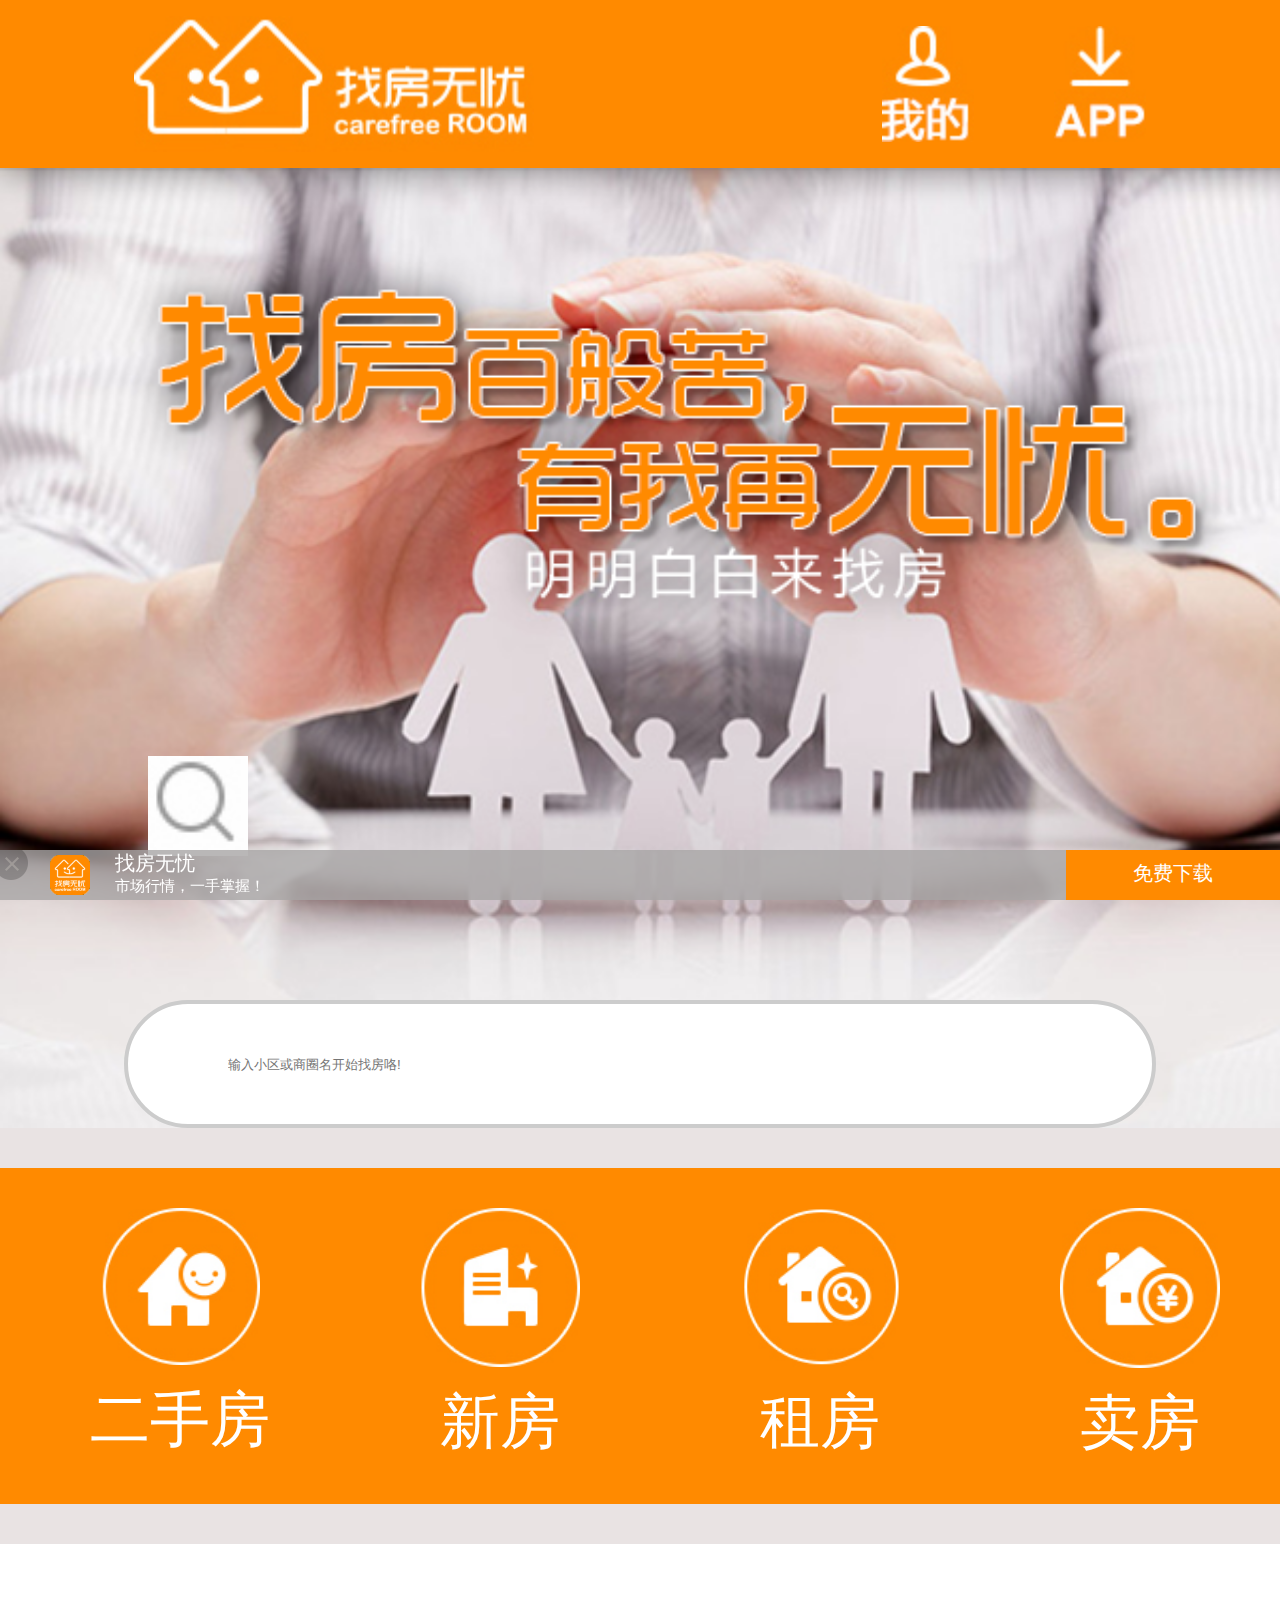
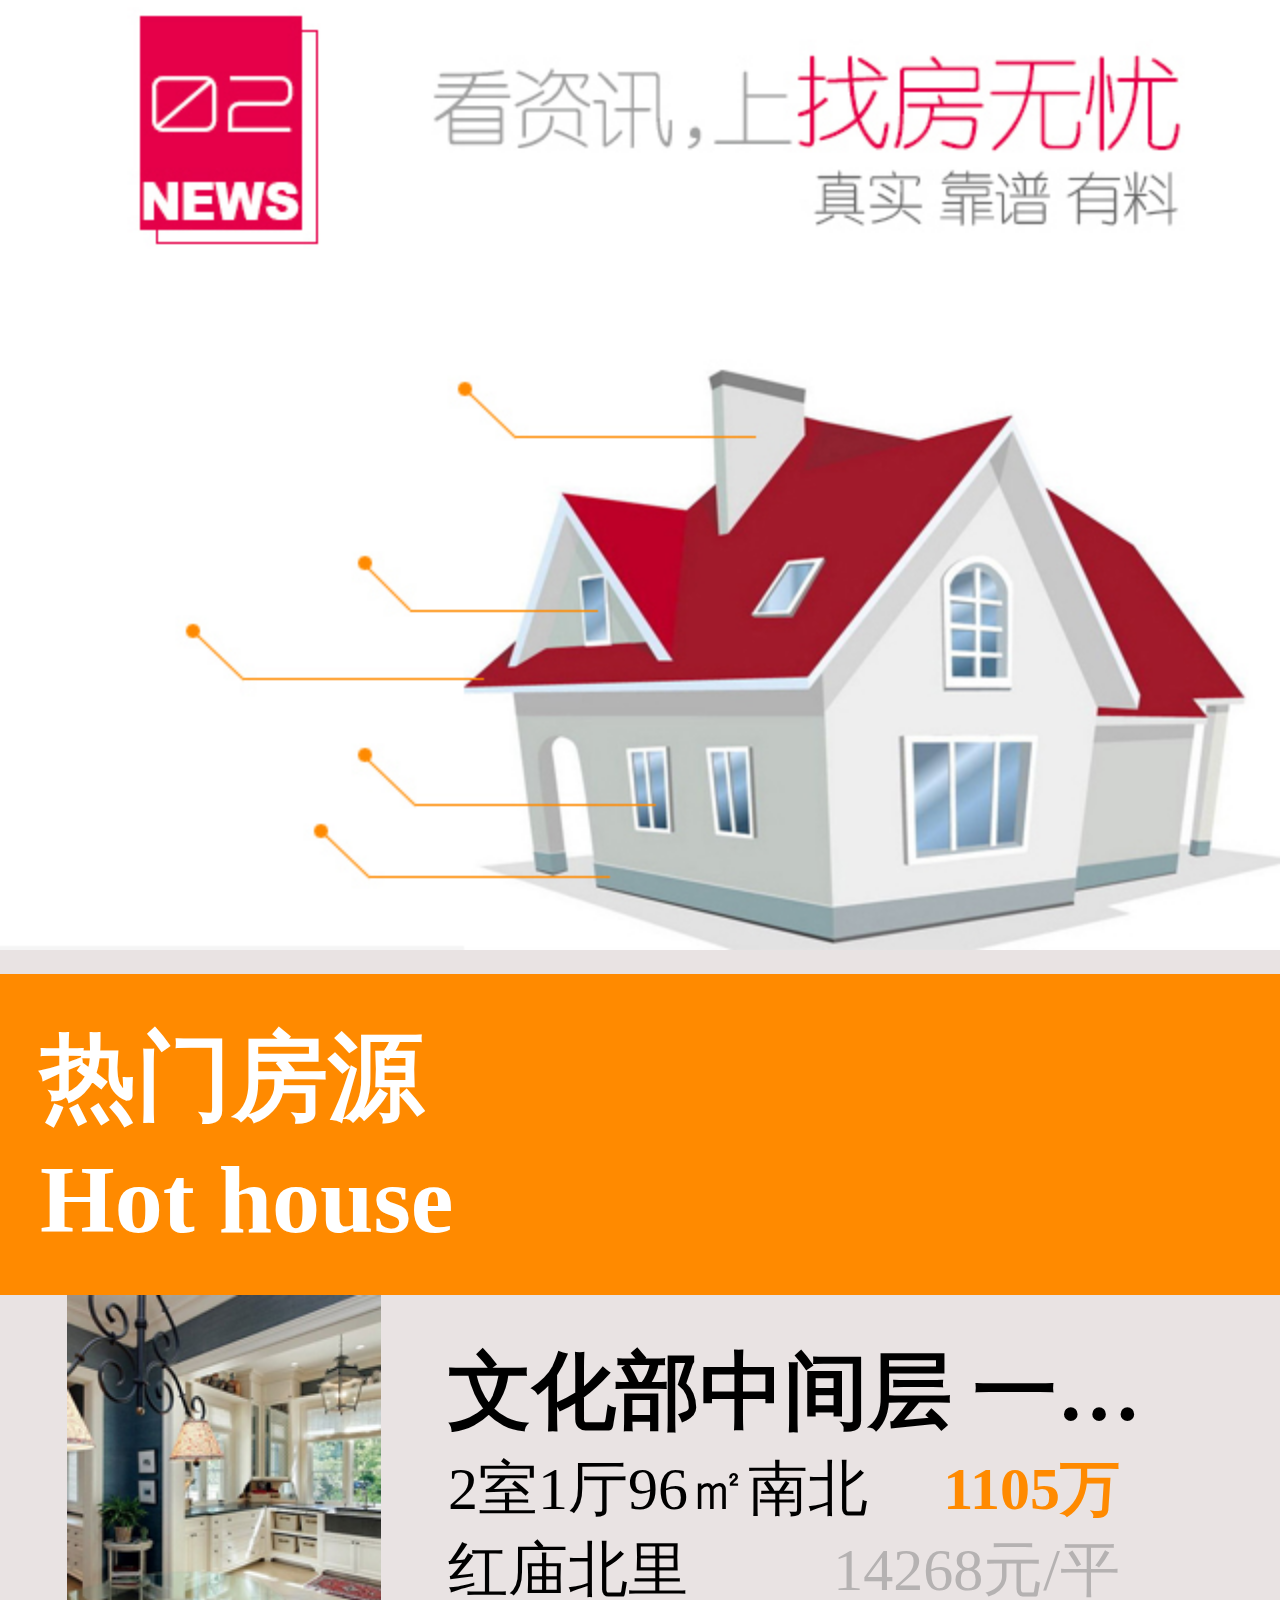
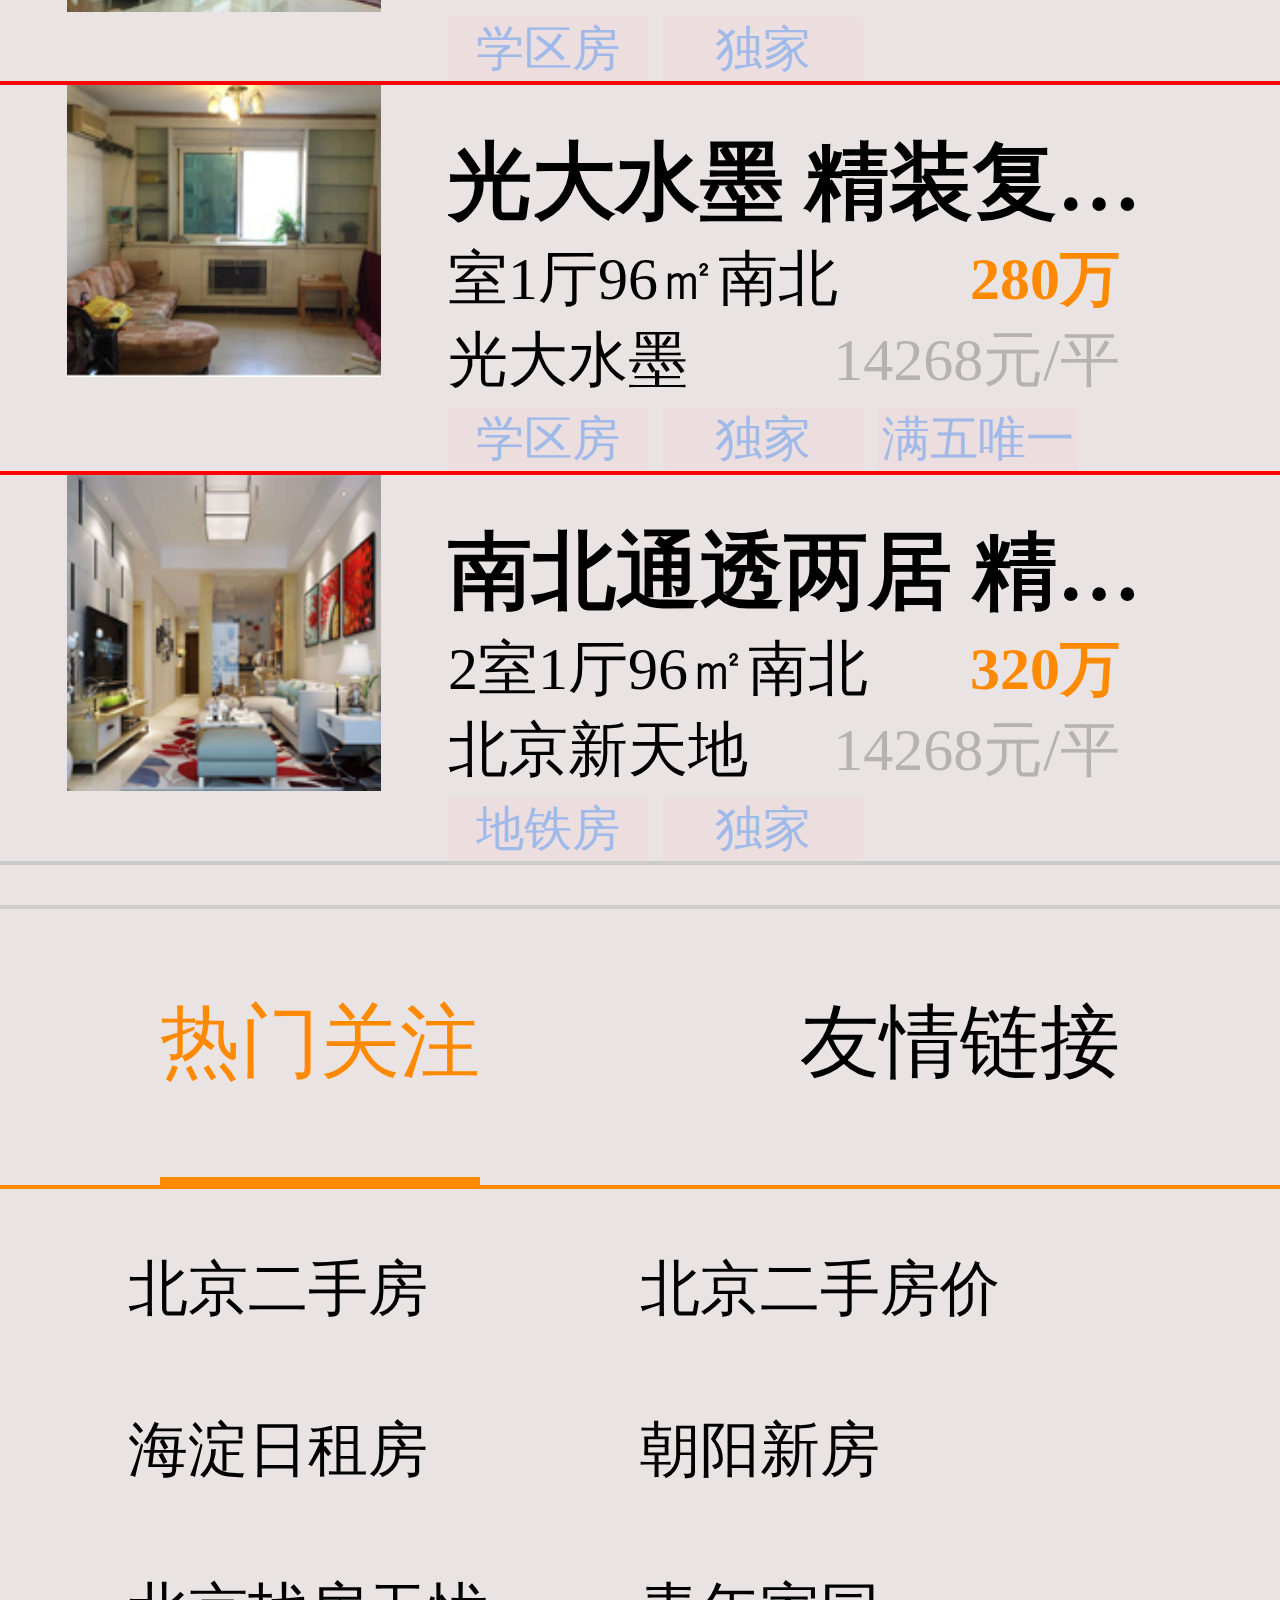
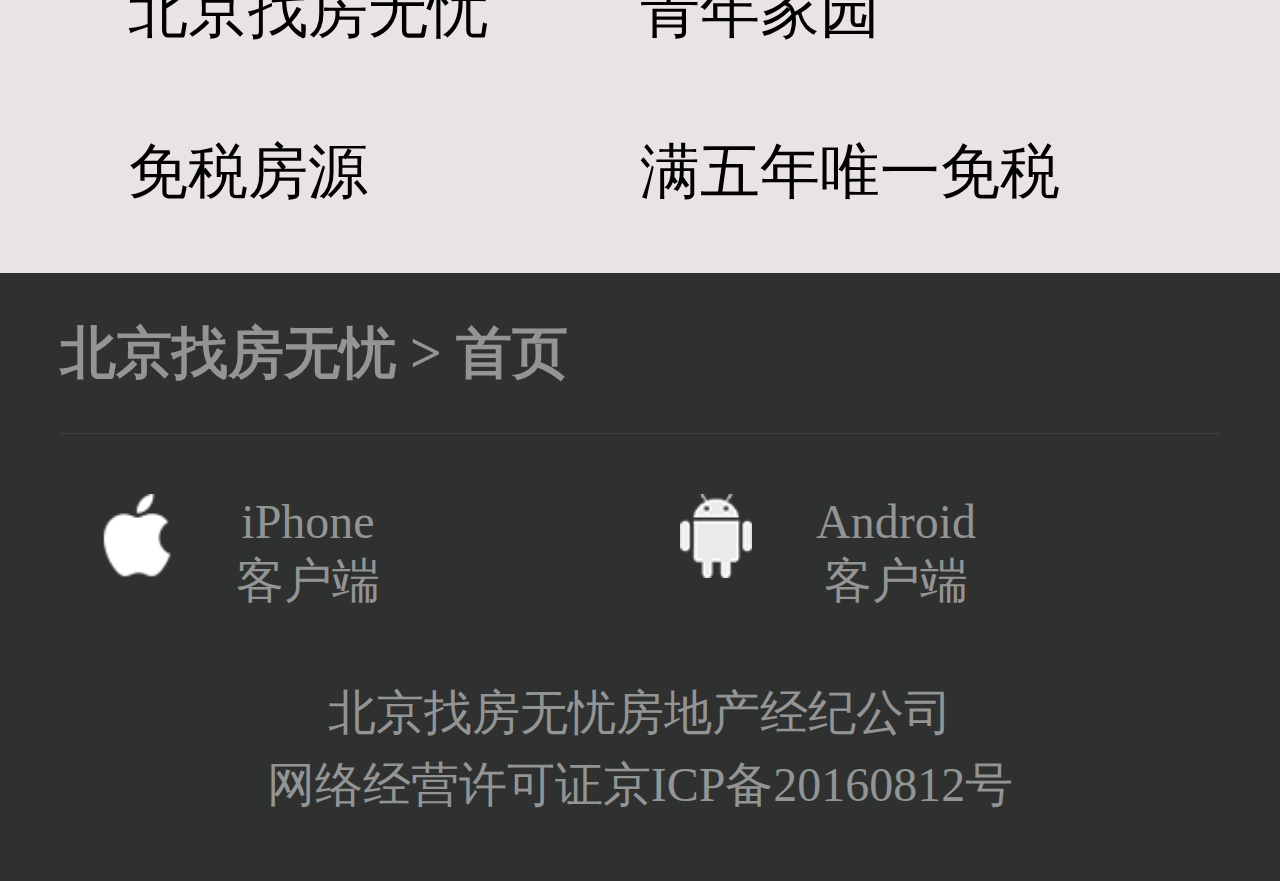
<file: 练习1：找房无忧/index.html>
<!DOCTYPE html>
<html lang="en">
<head>
    <meta charset="UTF-8">
    <meta name="viewport" content="width=device-width, initial-scale=1.0">
    <meta http-equiv="X-UA-Compatible" content="ie=edge">
    <title>明明明</title>
    <link rel="stylesheet" href="./css/index.css">
    <link rel="stylesheet" href="./css/reset.css">
    <link rel="stylesheet" href="./css/sucai.css">
    <link rel="stylesheet" href="./css/shouye.css">
</head>
<body>
      <!--头部-->
<header>
        <h1><a href="#"><img src="./素材/image/index/logo.jpg" alt=""/></a></h1>
    
        <div class="icon">
            <a href="#"><img src="./素材/image/index/my.jpg" alt=""/></a>
            <a href="#"><img src="./素材/image/index/xiazai.jpg" alt=""/></a>
        </div>
    </header>
        <!-- 中心 -->
    <div class="tu">
        <div class="quan">
            <span><img src="./素材/image/index/seach.jpg" alt=""></span>
            <input class="tu_" type="text" placeholder="输入小区或商圈名开始找房咯!">
        </div>
    </div>
    <div class="ul_">
        <ul>
            <li>
                <img src="./素材/image/index/index_03.png " alt="">
                <p>二手房</p>
            </li>
            <li>
                    <img src="./素材/image/index/index_05.png" alt="">
                    <p>新房</p>
                </li>
                <li>
                        <img src="./素材/image/index/index_07.png" alt="">
                        <p>租房</p>
                    </li>
                    <li>
                            <img src="./素材/image/index/index_09.png" alt="">
                            <p>卖房</p>
                        </li>
        </ul>
    </div>
    <div class="tu_tu">
        <img src="./素材/image/index/banner2.png" alt="">
    </div>
    <div class="remen">
        <div class="biao_h">
            <p class="p_">热门房源</p>
            <p class="p_">Hot house</p>
        </div>
        <div class="main_">
                <ul>
                    <li>
                       <div class="left_">
                            <img src="./素材/image/index/img2.png " alt="">
                        </div>
                        <div class="right_">
                            <h1>文化部中间层 一层带阁楼</h1>
                            <p id="one"> <span>2室1厅96㎡南北</span>  <span>1105万</span> </p>
                            <p id="two">红庙北里 <span></span>  <span>14268元/平</span> </p>
                            <p id="three"> <span>学区房</span> <span>独家</span> </p>
                        </div>
                    </li>
                    <li>
                        <div class="left_">
                            <img src="./素材/image/index/img1.jpg" alt="">
                        </div>
                        <div class="right_">
                            <h1>光大水墨  精装复式 稀缺</h1>
                            <p id="one"> <span>室1厅96㎡南北 </span>  <span>280万</span> </p>
                            <p id="two">光大水墨<span></span>  <span>14268元/平</span> </p>
                            <p id="three"> <span>学区房</span> <span>独家</span> <span>满五唯一</span> </p>
                        </div>
                    </li>
                    <li>
                        <div class="left_">
                            <img src="./素材/image/index/img3.png" alt="">
                        </div>
                        <div class="right_">
                            <h1>南北通透两居  精装修 无</h1>
                            <p id="one"> <span>2室1厅96㎡南北 </span>  <span>320万</span> </p>
                            <p id="two">北京新天地 <span></span>  <span>14268元/平</span> </p>
                            <p id="three"> <span>地铁房</span> <span>独家</span> </p>
                        </div>
                    </li>
                </ul>
            </div>
    </div>
    <div class="youqing">
        <div class="s">
            <p> 热门关注</p>
            <p> 友情链接</p>
        </div>
        <ul>
            <li>北京二手房</li>
            <li>北京二手房价</li>
            <li>海淀日租房</li>
            <li>朝阳新房</li>
            <li>北京找房无忧</li>
            <li>青年家园</li>
            <li>免税房源</li>
            <li>满五年唯一免税</li>
        </ul>
    </div>
<!-- 广告 -->
<div class="gg">
    <div class="lef">
       <img id="close" src="./素材/image/index/close.png" alt="">
       <img src="./素材/image/index/download.png" alt="">
       <div class="bb">
           <p>找房无忧</p>
           <p>市场行情，一手掌握！</p>
       </div>
    </div>
    <div class="rig">
        免费下载
    </div>
</div>

       <!--版权底部-->
    <footer class="copyright">
            <h2>北京找房无忧 > 首页</h2>
            <div class="content">
                <ul>
                    <li>
                        <img src="./素材/image/index/apple.png" alt=""/>
                        <div>
                            <p>iPhone</p>
                            <p>客户端</p>
                        </div>
                    </li>
                    <li>
                        <img src="./素材/image/index/android.png" alt=""/>
                        <div>
                            <p>Android</p>
                            <p>客户端</p>
                        </div>
                    </li>
                </ul>
                <div class="text">
                    <p>北京找房无忧房地产经纪公司</p>
                    <p>网络经营许可证京ICP备20160812号</p>
                </div>
            </div>
        </footer>
    </body>
<script src="./素材/js/rem.js"></script>
<script src="./素材/js/zepto.js"></script>
<script>
    // var close=document.getElementById('close');
    // var gg=document.getElementsByClassName('gg')[0];
    // close.onclick=function(){
    //     gg.style.display='none';
    // }
    $('#close').tap(function(){
        $('.gg').css('display','none')
    })
    $('.ul_ ul li').click(function(){
        $(this).css('background','#ccc')
        window.location.href="./liebiao.html"
    })
    $('.main_ ul li').click(function(){
        $(this).css('background','#ccc')
        window.location.href="./xiangqing.html"
    })
    $('.icon a').click(function(){
        $(this).css('background','#ccc')
        window.location.href="./wode.html"
    })
</script>
</html>
</file>
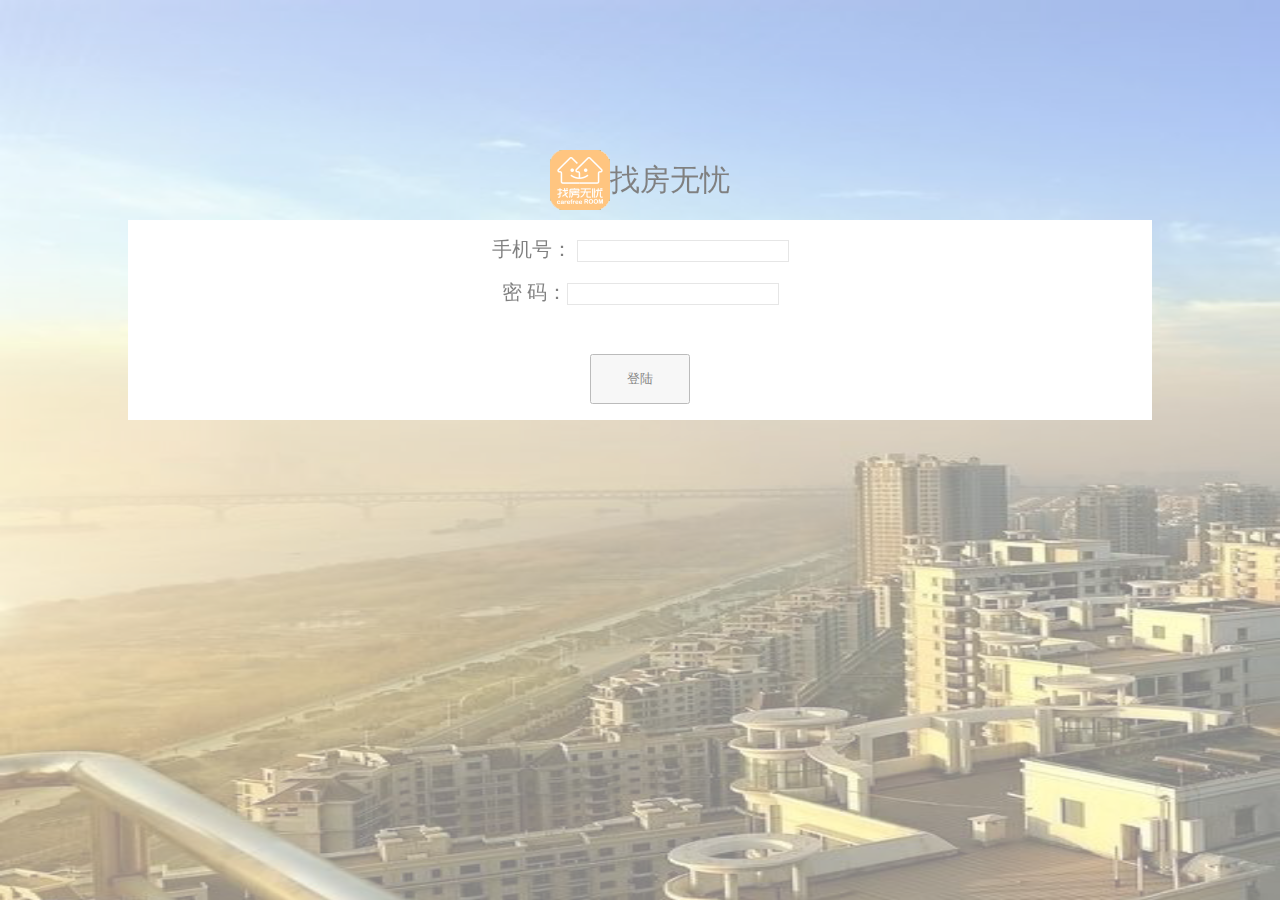
<file: 练习1：找房无忧/denglu.html>
<!DOCTYPE html>
<html lang="en">
<head>
    <meta charset="UTF-8">
    <meta name="viewport" content="width=device-width, initial-scale=1.0">
    <meta http-equiv="X-UA-Compatible" content="ie=edge">
    <title>Document</title>
</head>
<style>
*{
    margin: 0;padding: 0;
}
.body,html{
    height: 100%;
    opacity: .5;
    background: url(./timg.jpg);
    background-size: 200% 100%;
}
.box{
    height: 200px;
    margin: 10px auto;
    font-size: 20px;
    width: 80%;
    background-color: #fff;
    text-align: center;
}
input{
    border: 1px solid #ccc;
    width: 210px;
    height: 20px;
    margin-top: 20px;
}
button{
    position: relative;
    top:-20px;
    width: 100px;
    height: 50px;
}
.logo{
    margin-top: 150px;
    display: flex;
    justify-content: center;
    align-items: center;
    font-size: 30px;
}
</style>
<body>
    <div class="logo">
        <img src="./素材/image/index/download.png" alt="">
        <span>找房无忧</span>
    </div>
    <div class="box">
        <div class="box1">
            <p> <span>手机号：</span> <input class="one" type="text"> </p>
            <p> <span>密&nbsp;码：</span><input class="two" type="password"></p>
            <br>
            <br>
            <br>
            <button class="btn">登陆</button>
        </div>
    </div>
</body>

<script src="./素材/js/zepto.js"></script>
<script src="./素材/js/rem.js"></script>
<script>
    $('.btn').tap(function(){
        
    // $.ajax({
    //     url:'https://https://www.apiopen.top/login',
    //     type:'GET',
    //     dataType:'json',
    //     data:{
    //         key:'00d91e8e0cca2b76f515926a36db68f5',
    //         iphone:$('.one').val(),
    //         passwd:$('.two').val()
    //     },
    //     success:function(date){
    //         console.log(date)
    //     },
    //     error:function(){
            
    //     }
        
    // })
    })
</script>
</html>
</file>
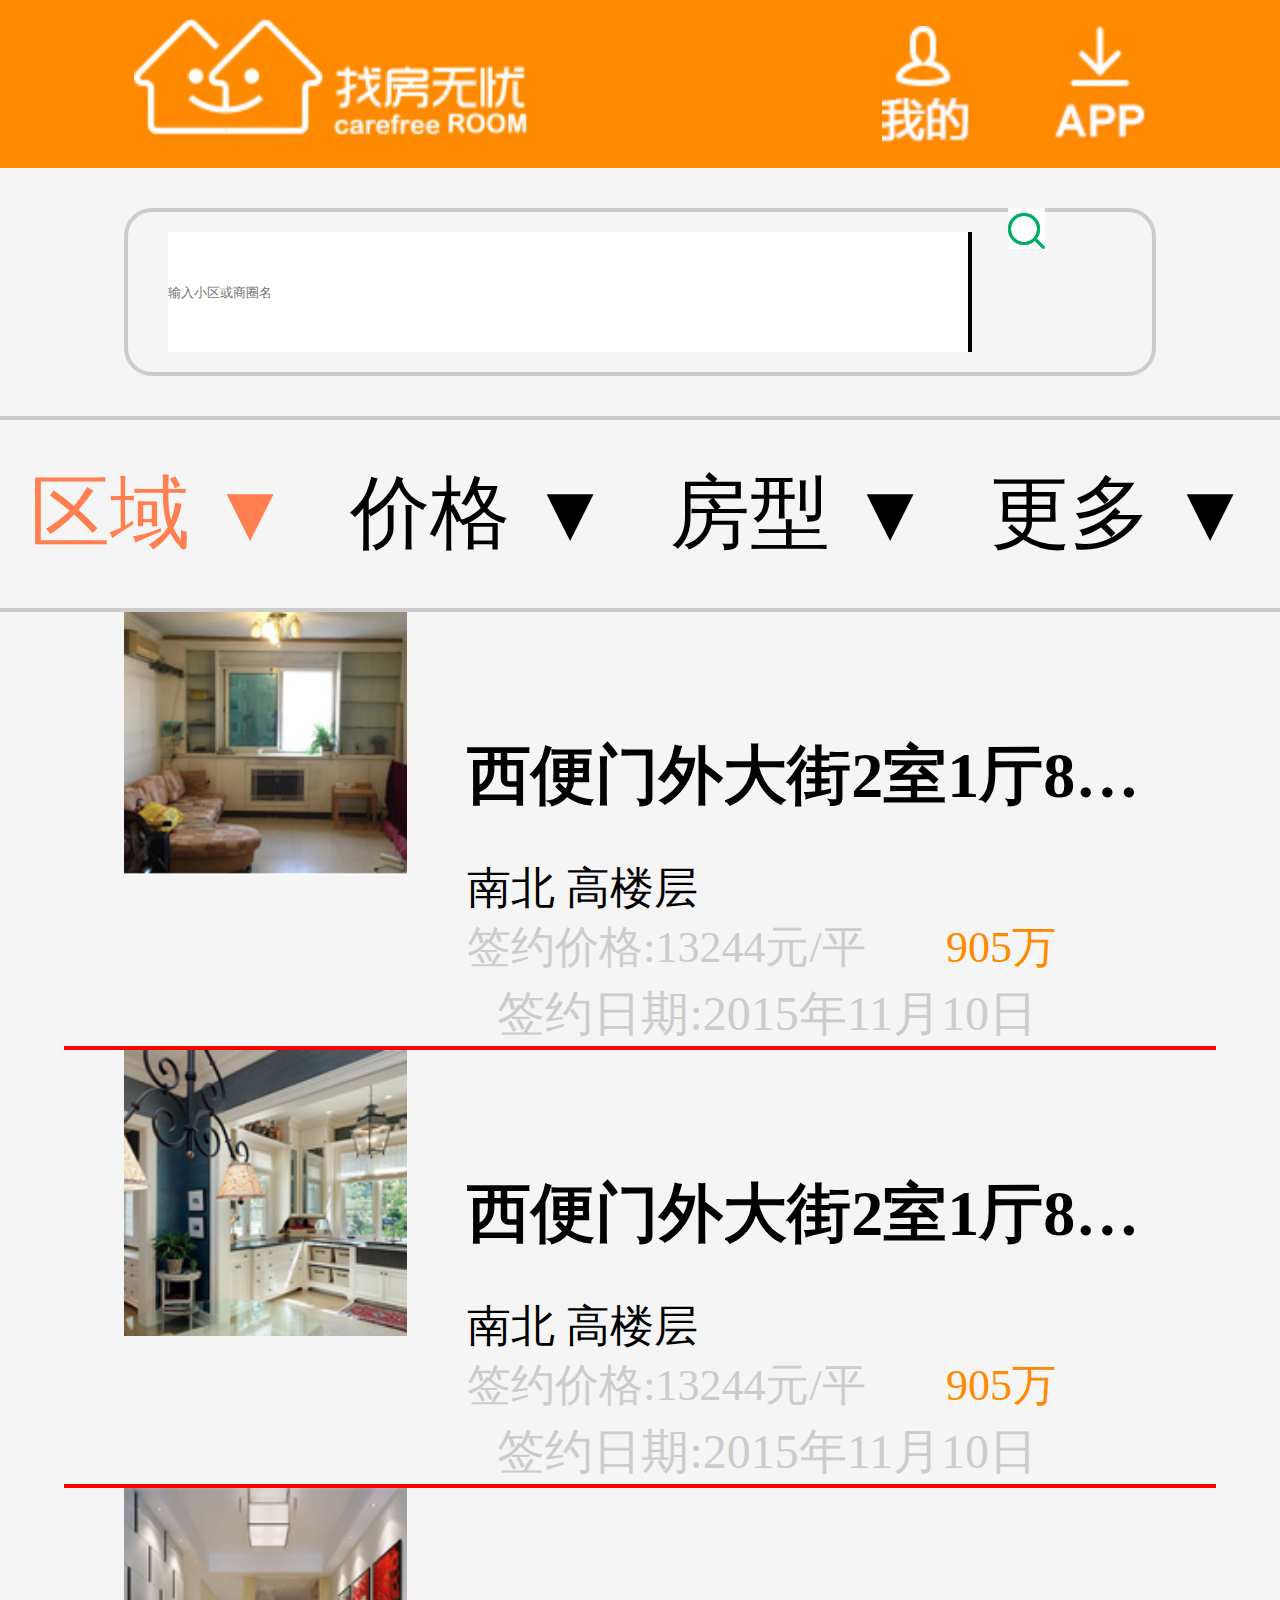
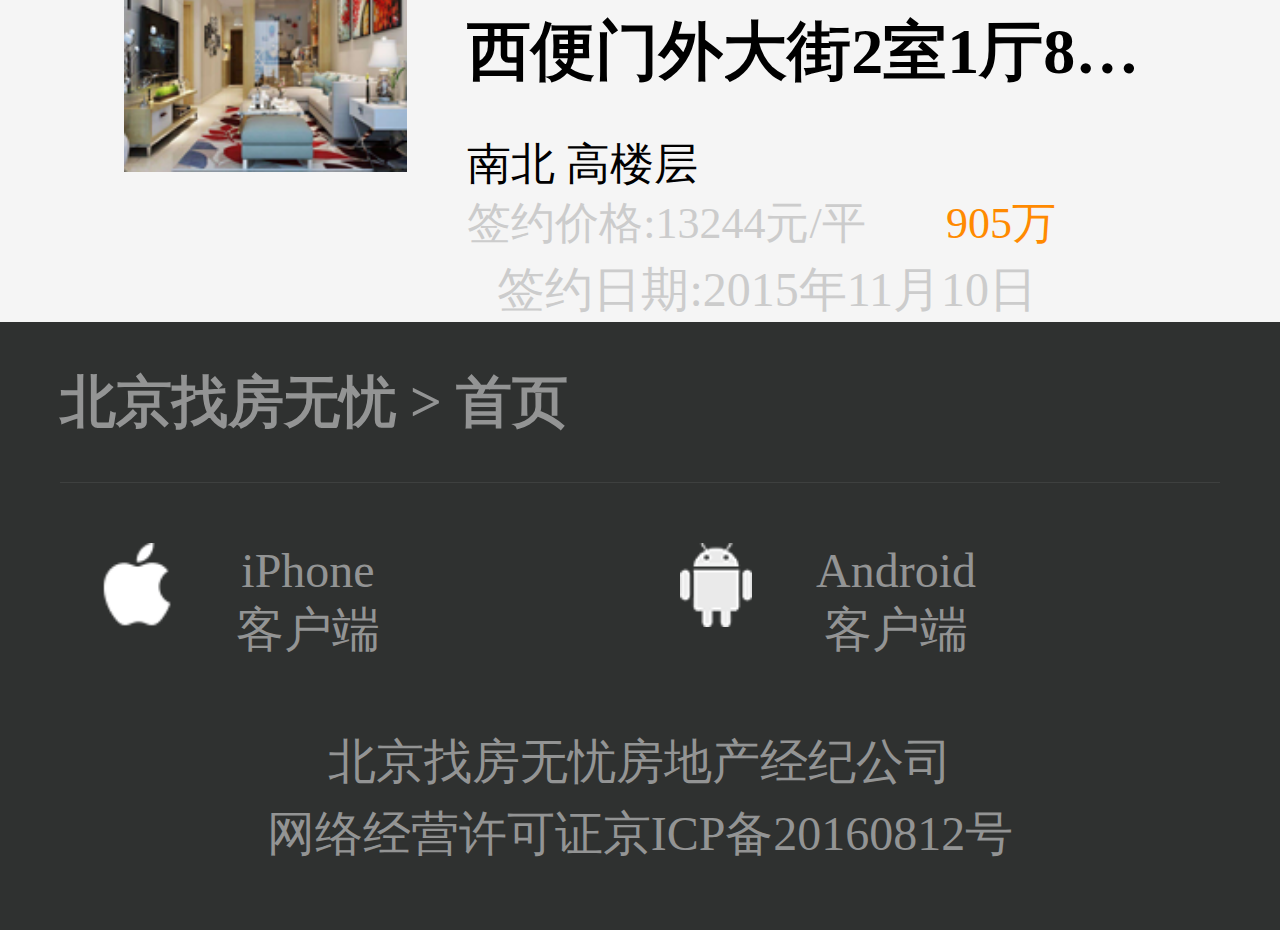
<file: 练习1：找房无忧/liebiao.html>
<!DOCTYPE html>
<html lang="en">
<head>
    <meta charset="UTF-8">
    <meta name="viewport" content="width=device-width, initial-scale=1.0">
    <meta http-equiv="X-UA-Compatible" content="ie=edge">
    <title>Document</title>
    <link rel="stylesheet" href="./css/index.css">
    <link rel="stylesheet" href="./css/reset.css">
    <link rel="stylesheet" href="./css/sucai.css">
    <link rel="stylesheet" href="./css/liebiao.css">
    <script src="./素材/js/zepto.js"></script>
    <script src="./素材/js/rem.js"></script>
    <!-- <script src="./素材/js/liebiao.js"></script> -->
</head>
<body>
      <!--头部-->
<header>
        <h1><a href="#"><img src="./素材/image/index/logo.jpg" alt=""/></a></h1>
    
        <div class="icon">
            <a href="#"><img src="./素材/image/index/my.jpg" alt=""/></a>
            <a href="#"><img src="./素材/image/index/xiazai.jpg" alt=""/></a>
        </div>
    </header>
        <!-- 中心 -->
        <div class="quan-">
                <!-- <input class="tu-" type="text" placeholder="输入小区或商圈名"> -->
                <span><img src="./素材/image/SecondHandList/search_03.png" alt=""></span>
                <input class="kuang" type="text" placeholder="输入小区或商圈名">
            </div>
            <div class="daohang">
                <ul>
                    <li id="yi">区域 ▼</li>
                    <li id="er">价格 ▼</li>
                    <li id="san">房型 ▼</li>
                    <li id="si">更多 ▼</li>
                </ul>
            </div>
            <!-- 隐藏 1区域-->
            <div class="hide" style="display: none">
                <div class="left-">
                  <p>区域</p>
                    <p>地铁</p>
                </div>
                <div class="right-">
                  <ul>
                      <li>附近</li>
                      <li>不限</li>
                      <li>不限</li>
                      <li>安贞</li>
                      <li>朝阳</li>
                      <li>奥林匹克公园</li>
                      <li>海淀</li>
                      <li>百子湾</li>
                      <li>昌平</li>
                      <li>北工大</li>
                      <li>丰台</li>
                      <li>北苑</li>
                      <li>石景山</li>
                      <li>CBD</li>
                    </ul>
                </div>
                <div class="BOX"></div>
            </div>
            <!-- 隐藏 2价格-->
            <div class="hide1" style="display: none">
                <ul>
                    <li>100万以下</li>
                    <li>100万以上150万以下</li>
                    <li>150万以上200万以下</li>
                    <li>200万以上250万以下</li>
                    <li>250万以上300万以下</li>
                    <li>300万以上</li>
                    <li>自定义价格</li>
                </ul>
            </div>
            <!-- 隐藏 3房型 -->
            <div class="hide2" style="display: none">
                    <ul>
                        <li>不限</li>
                        <li>1室</li>
                        <li>2室</li>
                        <li>3室</li>
                        <li>4室</li>
                        <li>5室</li>
                        <li><button class="btn">确定</button></li>
                    </ul>
                </div>
             <!-- 隐藏 4更多 -->
             <div class="hide3" style="display: none">
                  <div class="TOP">
                    <p>区域</p>
                    <ul>
                        <li>南</li>
                        <li>南北</li>
                        <li>东</li>
                        <li>西</li>
                        <li>北</li>
                    </ul>
                </div>
                <div class="TOP">
                        <p>面积（平方）</p>
                        <ul>
                            <li>50以下</li>
                            <li>50-70</li>
                            <li>70-90</li>
                            <li>90-110</li>
                            <li>110-130</li>
                            <li>130-150</li>
                            <li>110-130</li>
                            <li>200以上</li>
                        </ul>
                </div>
                <div class="TOP">
                        <p>标签</p>
                        <ul>
                            <li>学区房</li>
                            <li>地铁房</li>
                            <li>不限购</li>
                            <li>满两年</li>
                            <li>满五唯一</li>
                            <li>降价</li>
                            <li>新上</li>
                            <li>独家</li>
                            <li>有钥匙</li>
                        </ul>
                </div>
                <div class="di">
                     <p>清空条件</p>
                     <br>
                        <button class="btn2">确定</button>
                </div>
                </div>
             </div>
            <div class="nei">
                <ul>
                        <li>
                            <div class="left_">
                                     <img src="./素材/image/index/img1.jpg " alt="">
                                 </div>
                                 <div class="right_">
                                     <h1>西便门外大街2室1厅89平</h1>
                                     <p id="one"> <span>南北 高楼层</span> </p>
                                     <p id="two">签约价格:13244元/平  <span></span><span>905万</span> </p>
                                     <p id="three"> <span>签约日期:2015年11月10日</span></p>
                                 </div>
                             </li>
                             <li>
                                    <div class="left_">
                                             <img src="./素材/image/index/img2.png " alt="">
                                         </div>
                                         <div class="right_">
                                             <h1>西便门外大街2室1厅89平</h1>
                                             <p id="one"> <span>南北 高楼层</span> </p>
                                             <p id="two">签约价格:13244元/平  <span></span><span>905万</span> </p>
                                             <p id="three"> <span>签约日期:2015年11月10日</span></p>
                                         </div>
                                     </li>
                                     <li>
                                            <div class="left_">
                                                     <img src="./素材/image/index/img3.png " alt="">
                                                 </div>
                                                 <div class="right_">
                                                     <h1>西便门外大街2室1厅89平</h1>
                                                     <p id="one"> <span>南北 高楼层</span> </p>
                                                     <p id="two">签约价格:13244元/平  <span></span><span>905万</span> </p>
                                                     <p id="three"> <span>签约日期:2015年11月10日</span></p>
                                                 </div>
                                             </li>
                </ul>
            </div>


       <!--版权底部-->
    <footer class="copyright">
            <h2>北京找房无忧 > 首页</h2>
            <div class="content">
                <ul>
                    <li>
                        <img src="./素材/image/index/apple.png" alt=""/>
                        <div>
                            <p>iPhone</p>
                            <p>客户端</p>
                        </div>
                    </li>
                    <li>
                        <img src="./素材/image/index/android.png" alt=""/>
                        <div>
                            <p>Android</p>
                            <p>客户端</p>
                        </div>
                    </li>
                </ul>
                <div class="text">
                    <p>北京找房无忧房地产经纪公司</p>
                    <p>网络经营许可证京ICP备20160812号</p>
                </div>
            </div>
        </footer>
</body>
<script>
$('#yi').tap(function(){
    $(this).css('color','#ff8a00')
    $('.daohang ul li:not(#yi)').css('color','black')
        $('.hide').show()
        $('.hide1').hide()
        $('.hide2').hide()
        $('.hide3').hide()

    })
    $('#er').tap(function(){
        $(this).css('color','#ff8a00')
        $('.daohang ul li:not(#er)').css('color','black')
        $('.hide1').show()
        $('.hide').hide()
        $('.hide2').hide()
        $('.hide3').hide()
    })
    $('#san').tap(function(){
        $('.daohang ul li:not(#san)').css('color','black')
        $(this).css('color','#ff8a00')
        $('.hide2').show()
        $('.hide').hide()
        $('.hide1').hide()
        $('.hide3').hide()
    })
    $('#si').tap(function(){
        $(this).css('color','#ff8a00')
        $('.daohang ul li:not(#si)').css('color','black')
        $('.hide3').show()
        $('.hide').hide()
        $('.hide1').hide()
        $('.hide2').hide()
    })
    $('.nei').tap(function(){
        $('.hide').hide()
        $('.hide1').hide()
        $('.hide2').hide()
        $('.hide3').hide()
    })
    $('.foter').tap(function(){
        $('.hide').hide()
        $('.hide1').hide()
        $('.hide2').hide()
        $('.hide3').hide()
    })
    $('.icon a').click(function(){
        $(this).css('background','#ccc')
        window.location.href="./wode.html"
    })
    $('.nei ul li').click(function(){
        $(this).css('background','#ccc')
        window.location.href="./xiangqing.html"
    })
</script>
</html>
</file>
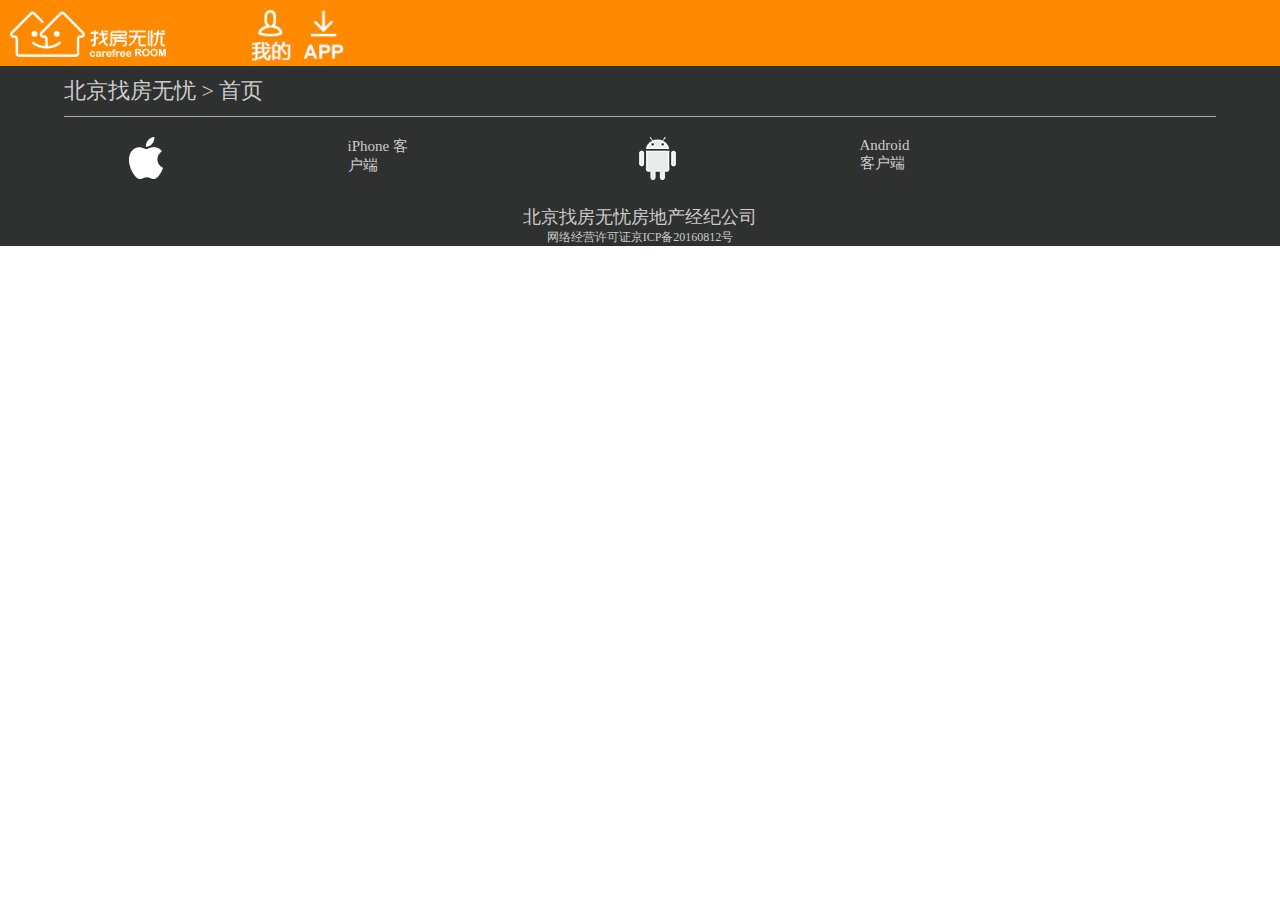
<file: 练习1：找房无忧/sucai.html>
<!DOCTYPE html>
<html lang="en">
<head>
    <meta charset="UTF-8">
    <meta name="viewport" content="width=device-width, initial-scale=1.0">
    <meta http-equiv="X-UA-Compatible" content="ie=edge">
    <title>Document</title>
    <link rel="stylesheet" href="./css/sucai.css">
</head>
<body>
    <!-- 头部 -->
    <div class="header">
        <div class="left">
            <img src="./素材/image/index/logo.jpg" alt="">
        </div>
        <div class="right">
            
            <img src="./素材/image/index/my.jpg" alt="">&nbsp;&nbsp;&nbsp;
            <img src="./素材/image/index/xiazai.jpg" alt="">
            </div>
    </div>
    






















    <!-- 底部 -->
    <div class="foter">
        <div class="biao_">
        <p class="biao">北京找房无忧 > 首页</p>
        </div>
        <div class="main">
            <div class="l_"><img src="./素材/image/index/apple.png" alt=""></div>
            <div class="duan"><span>iPhone </span> <span>客户端</span></div>
            <div class="r_"><img src="./素材/image/index/android.png" alt=""></div>
            <div class="duan"><span>Android</span> <span>客户端</span></div> 
        </div>
        <p class="xia">北京找房无忧房地产经纪公司</p>
        <p class="xia_">网络经营许可证京ICP备20160812号</p>
    </div>
</body>
</html>
</file>
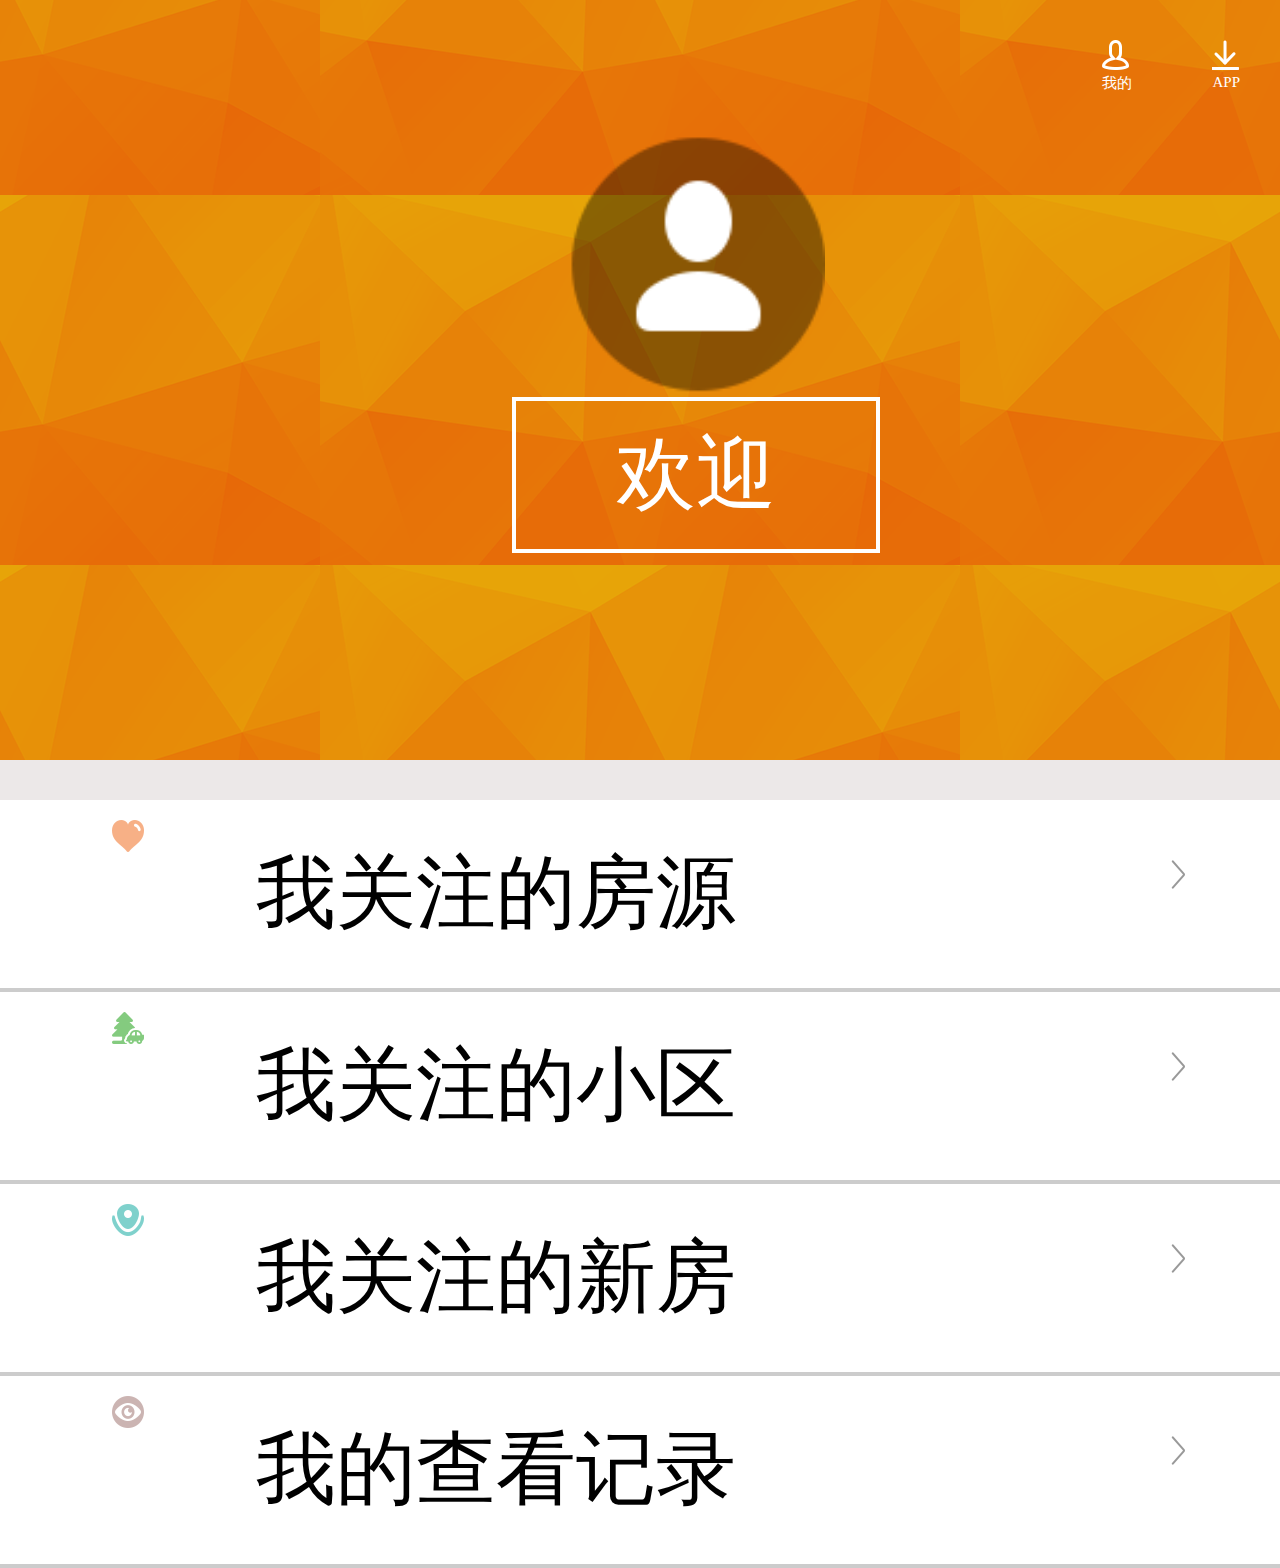
<file: 练习1：找房无忧/wode.html>
<!DOCTYPE html>
<html lang="en">
<head>
    <meta charset="UTF-8">
    <meta name="viewport" content="width=device-width, initial-scale=1.0">
    <meta http-equiv="X-UA-Compatible" content="ie=edge">
    <title>Document</title>
    <link rel="stylesheet" href="./css/wode.css">
</head>
<body>
        <!-- 中心  -->
    <div class="box">
        <div class="boxd">
            <div class="box1">
                <img src="./素材/image/my/urse.png" alt="">
                <p>我的</p>
            </div>
            <div class="box2">
                <img src="./素材/image/my/down.png" alt="">
                <p>APP</p>
            </div>
        </div>
        <div class="user">
            <p><img src="./素材/image/my/urse2.png" alt=""></p>
            <p>欢迎</p>
        </div>
    </div>
    <div class="xiu">
        <ul>
            <span><img class="img" src="./素材/image/my/icon1.png" alt=""></span>
             <li id="qaq">我关注的房源 <span><img src="./素材/image/my/right.png" alt=""></span></li>
        </ul>
        <ul>
                <span><img  class="img" src="./素材/image/my/icon2.png" alt=""></span>
                 <li>我关注的小区 <span><img src="./素材/image/my/right.png" alt=""></span></li>
            </ul>
            <ul>
                    <span><img  class="img" src="./素材/image/my/icon3.png" alt=""></span>
                     <li>我关注的新房 <span><img src="./素材/image/my/right.png" alt=""></span></li>
                </ul>
                <ul>
                        <span><img class="img"  src="./素材/image/my/icon4.png" alt=""></span>
                         <li>我的查看记录 <span><img src="./素材/image/my/right.png" alt=""></span></li>
                    </ul>
    </div>
</body>
<script src="./素材/js/rem.js"></script>
<script src="./素材/js/zepto.js"></script>
<script>
    $('.xiu').click(function(){
        $(this).css('background','#ccc')
        window.location.href="./index.html"
    })
</script>
</html>
</file>
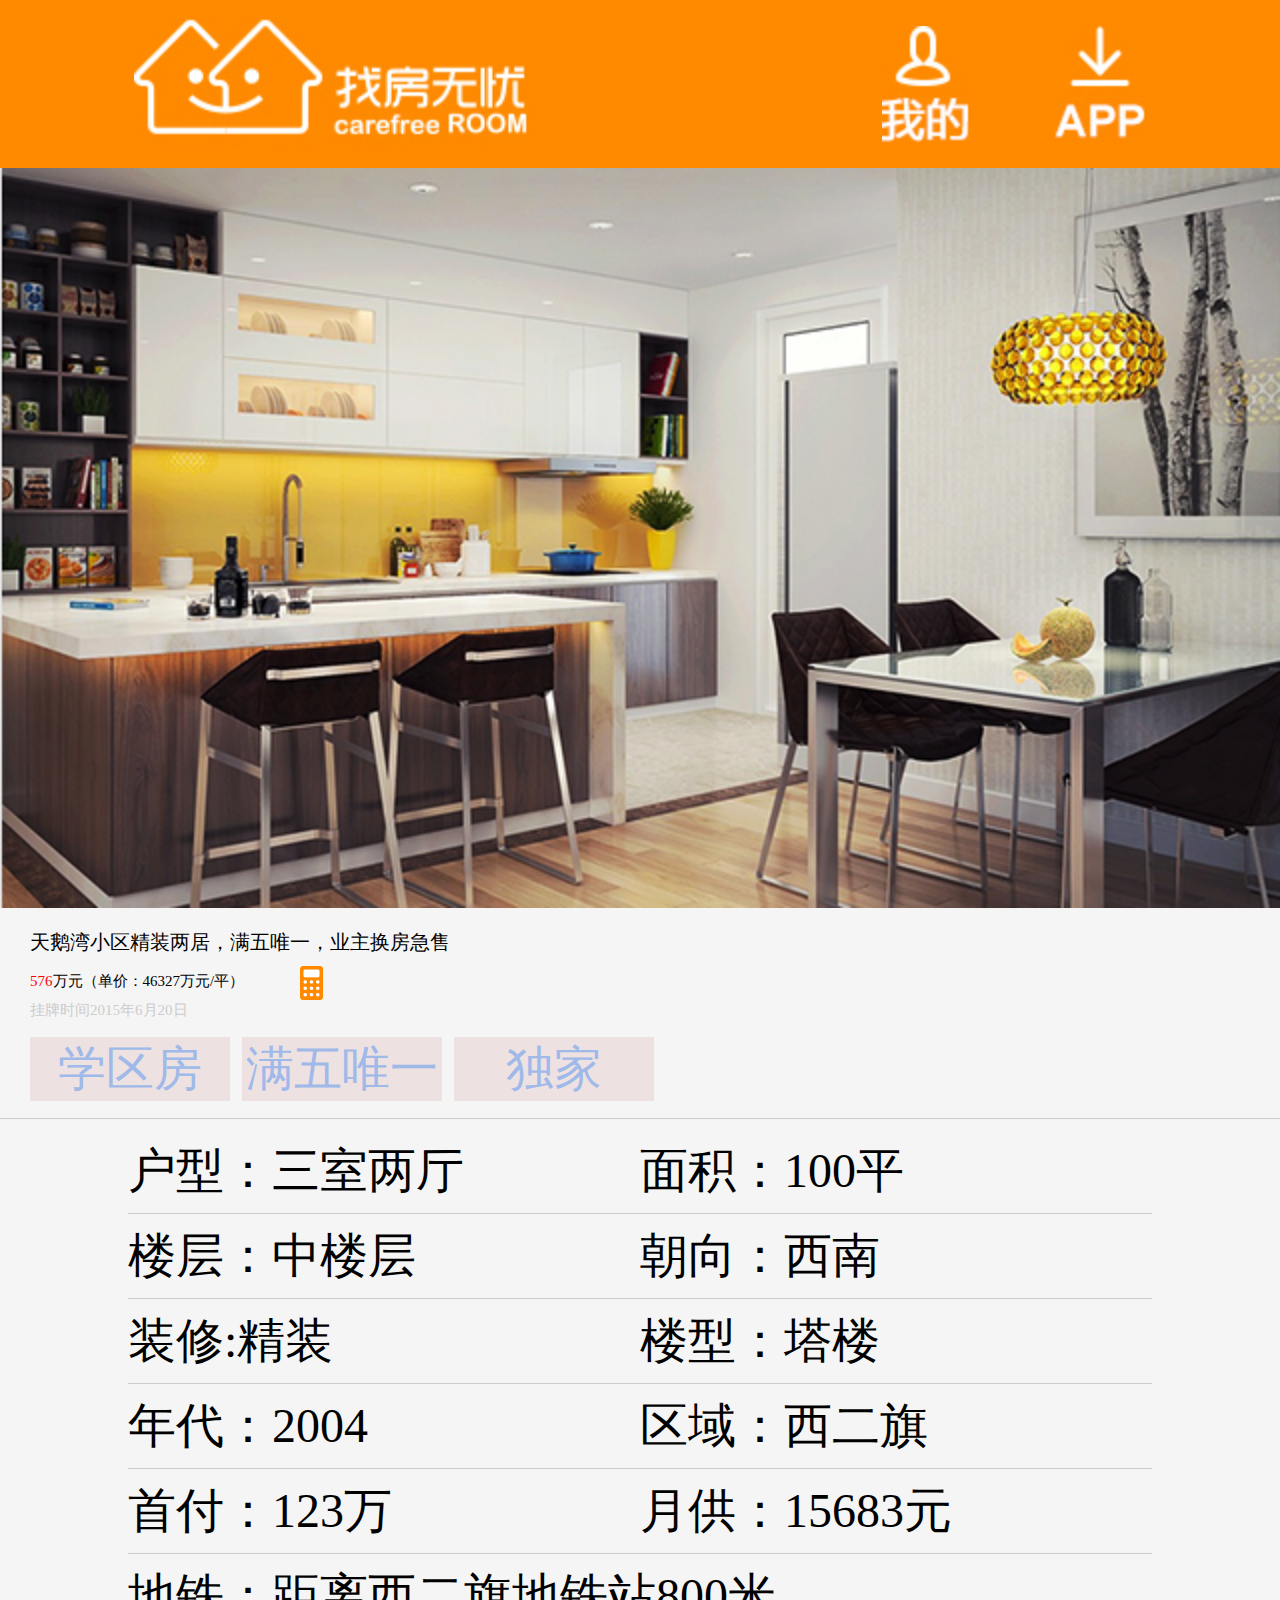
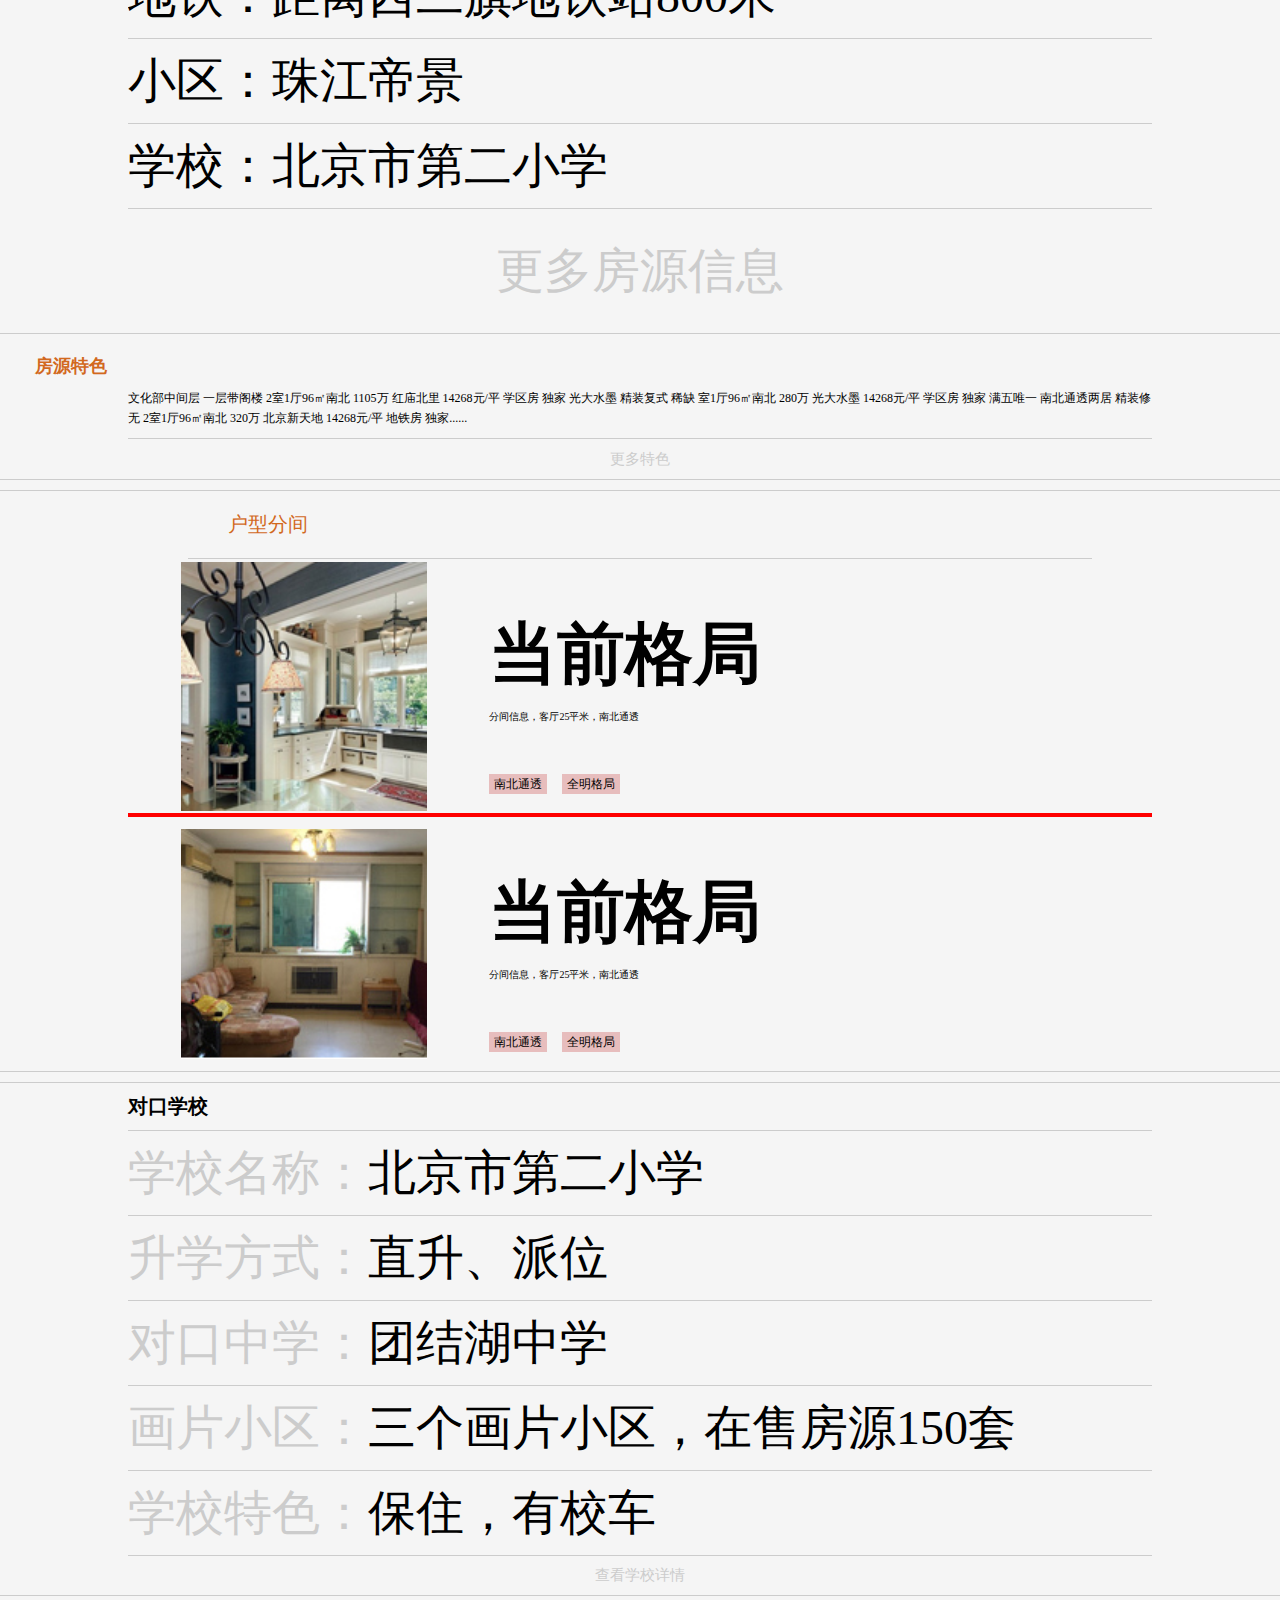
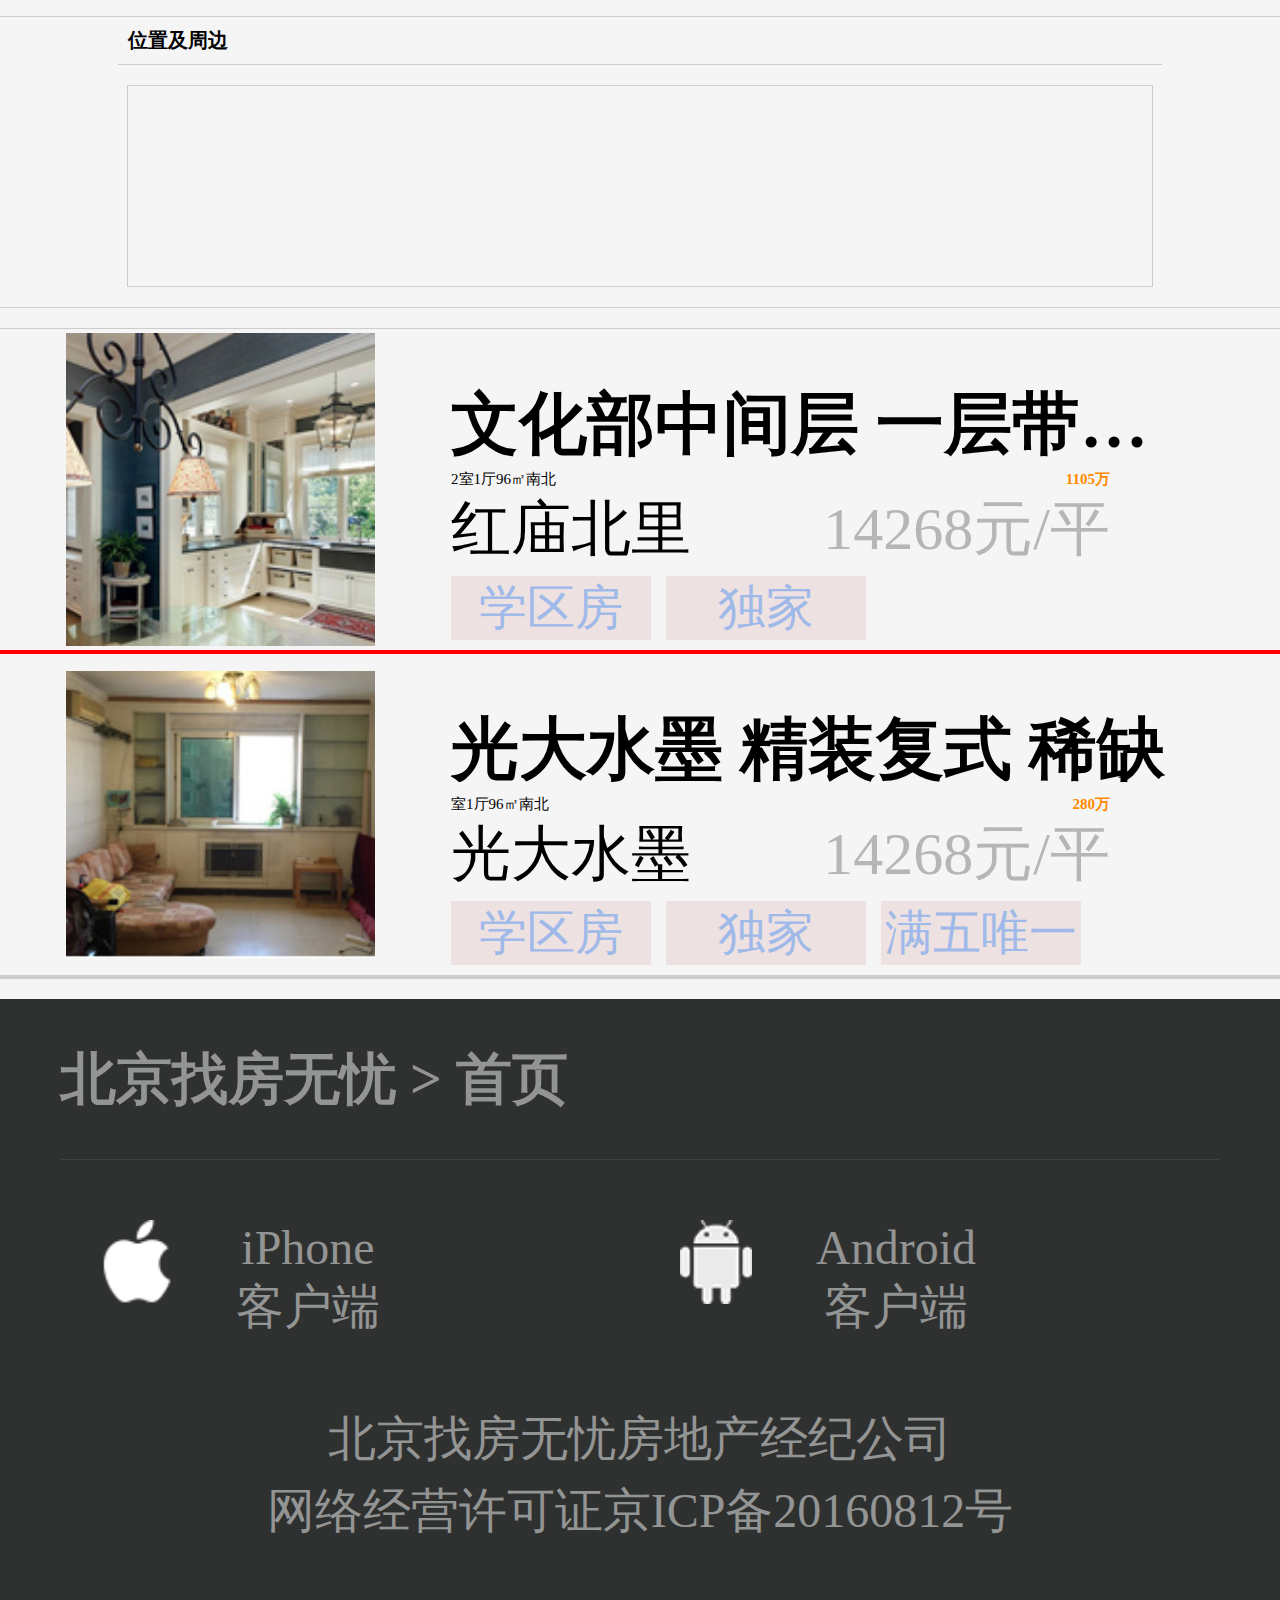
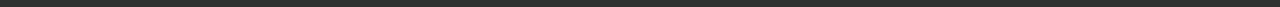
<file: 练习1：找房无忧/xiangqing.html>
<!DOCTYPE html>
<html lang="en">
<head>
    <meta charset="UTF-8">
    <meta name="viewport" content="width=device-width, initial-scale=1.0">
    <meta http-equiv="X-UA-Compatible" content="ie=edge">
    <title>Document</title>
    <link rel="stylesheet" href="./css/index.css">
    <link rel="stylesheet" href="./css/reset.css">
    <link rel="stylesheet" href="./css/xiangqing.css">
    <link rel="stylesheet" href="./css/swiper-4.1.6.min.css">
    <script src="./素材/js/swiper-4.1.6.min.js"></script>
    <script src="./素材/js/zepto.js"></script>
    <script type="text/javascript" src="http://api.map.baidu.com/api?v=3.0&ak=PsewQiQORiwLPP910YAP5b0qVuGtNwPv">
        //v3.0版本的引用方式：src="http://api.map.baidu.com/api?v=3.0&ak=您的密钥"
        </script>
</head>
<body>
    <!--头部-->
<header>
        <h1><a href="#"><img src="./素材/image/index/logo.jpg" alt=""/></a></h1>
    
        <div class="icon">
            <a href="#"><img src="./素材/image/index/my.jpg" alt=""/></a>
            <a href="#"><img src="./素材/image/index/xiazai.jpg" alt=""/></a>
        </div>
    </header>
    <!-- 中心 -->
    <div class="swiper-container">
            <div class="swiper-wrapper">
                <div class="swiper-slide">
                    <img src="./素材/image/SecondHandList/img.png" alt="">
                </div>
                <div class="swiper-slide">
                        <img src="./素材/image/SecondHandList/img.png" alt="">
                </div>
                <div class="swiper-slide">
                        <img src="./素材/image/SecondHandList/img.png" alt="">
                </div>
                <div class="swiper-slide">
                        <img src="./素材/image/SecondHandList/img.png" alt="">
                </div>
                <div class="swiper-slide">
                        <img src="./素材/image/SecondHandList/img.png" alt="">
                </div>
            </div>
        </div>
        <div class="boxd">
            <p>天鹅湾小区精装两居，满五唯一，业主换房急售</p>
            <p><span>576</span>万元（单价：46327万元/平）</p>
            <p>挂牌时间2015年6月20日</p>
            <div class="l">
                <span>学区房</span>
                <span>满五唯一</span>
                <span>独家</span>
            </div>
        </div>
        <div class="box2">
            <ul>
                <li>户型：三室两厅</li>
                <li>面积：100平</li>
                <li>楼层：中楼层</li>
                <li>朝向：西南</li>
                <li>装修:精装</li>
                <li>楼型：塔楼</li>
                <li>年代：2004</li>
                <li>区域：西二旗</li>
                <li>首付：123万</li>
                <li>月供：15683元</li>
                <li class="quan">地铁：距离西二旗地铁站800米</li>
                <li class="quan">小区：珠江帝景</li>
                <li class="quan">学校：北京市第二小学</li>
                <li><p>更多房源信息</p></li>
            </ul>
        </div>
        <div class="tese">
            <h4>房源特色</h4>
            <p>
                文化部中间层  一层带阁楼
                2室1厅96㎡南北 1105万
                红庙北里 14268元/平
                学区房
                独家
                光大水墨  精装复式 稀缺
                室1厅96㎡南北 280万
                光大水墨 14268元/平
                学区房
                独家
                满五唯一
                南北通透两居  精装修 无
                2室1厅96㎡南北 320万
                北京新天地 14268元/平
                地铁房
                独家......</p>
                <p>更多特色</p>  
        </div>
        <div class="huxing">
            <p class="p_">户型分间</p>
            <ul>
                <li>
                   <div class="left_">
                        <img src="./素材/image/index/img2.png " alt="">
                    </div>
                    <div class="right_">
                        <h1>当前格局</h1>
                        <p id="one"> <span>分间信息，客厅25平米，南北通透</span></p>
                        <p id="three"> <span>南北通透</span> <span>全明格局</span> </p>
                    </div>
                </li>
                <li>
                    <div class="left_">
                        <img src="./素材/image/index/img1.jpg" alt="">
                    </div>
                    <div class="right_">
                            <h1>当前格局</h1>
                            <p id="one"> <span>分间信息，客厅25平米，南北通透</span></p>
                            <p id="three"> <span>南北通透</span> <span>全明格局</span> </p>
                        </div>
                </li>
            </ul>
        </div>
        <div class="student">
                <ul>
                    <li>对口学校</li>
                        <li><span>学校名称：</span>北京市第二小学</li>
                        <li><span>升学方式：</span>直升、派位</li>
                        <li><span>对口中学：</span>团结湖中学</li>
                        <li><span>画片小区：</span>三个画片小区，在售房源150套</li>
                        <li><span>学校特色：</span>保住，有校车</li>
                        <li><span>查看学校详情</span></li>
                    </ul>
        </div>
        <div class="map">
            <p>位置及周边</p>
            <div id="allmap">

            </div>
        </div>
    <div class="over">
        <ul>
                <li>
                        <div class="left_">
                             <img src="./素材/image/index/img2.png " alt="">
                         </div>
                         <div class="right_">
                             <h1>文化部中间层 一层带阁楼</h1>
                             <p id="four"> <span>2室1厅96㎡南北</span>  <span>1105万</span> </p>
                             <p id="five">红庙北里 <span></span>  <span>14268元/平</span> </p>
                             <p id="six"> <span>学区房</span> <span>独家</span> </p>
                         </div>
                        
                         
                     </li> 
                     <li>
                         <div class="left_">
                             <img src="./素材/image/index/img1.jpg" alt="">
                         </div>
                         <div class="right_">
                             <h1>光大水墨  精装复式 稀缺</h1>
                             <p id="four"> <span>室1厅96㎡南北 </span>  <span>280万</span> </p>
                             <p id="five">光大水墨<span></span>  <span>14268元/平</span> </p>
                             <p id="six"> <span>学区房</span> <span>独家</span> <span>满五唯一</span> </p>
                         </div>
                     </li>
        </ul>
    </div>
    
    <!--版权底部-->
    <footer class="copyright">
        <h2>北京找房无忧 > 首页</h2>
        <div class="content">
            <ul>
                <li>
                    <img src="./素材/image/index/apple.png" alt=""/>
                    <div>
                        <p>iPhone</p>
                        <p>客户端</p>
                    </div>
                </li>
                <li>
                    <img src="./素材/image/index/android.png" alt=""/>
                    <div>
                        <p>Android</p>
                        <p>客户端</p>
                    </div>
                </li>
            </ul>
            <div class="text">
                <p>北京找房无忧房地产经纪公司</p>
                <p>网络经营许可证京ICP备20160812号</p>
            </div>
        </div>
    </footer>
    
    
    
    
    <script src="./素材/js/rem.js"></script>
</body>
<script>
var myFirstSw = new Swiper('.swiper-container',{
    //在这里定义swiper的配置信息
    direction:'horizontal',
    loop:true,
    initialSlide:1
});


	// 百度地图API功能
	var map = new BMap.Map("allmap");    // 创建Map实例
	map.centerAndZoom(new BMap.Point(116.404, 39.915), 11);  // 初始化地图,设置中心点坐标和地图级别
	//添加地图类型控件
	map.addControl(new BMap.MapTypeControl({
		mapTypes:[
            BMAP_NORMAL_MAP,
            BMAP_HYBRID_MAP
        ]}));	  
	map.setCurrentCity("北京");          // 设置地图显示的城市 此项是必须设置的
    map.enableScrollWheelZoom(true);     //开启鼠标滚轮缩放
    

    $('.icon a').click(function(){
        $(this).css('background','#ccc')
        window.location.href="./wode.html"
    })
</script>
</html>
</file>
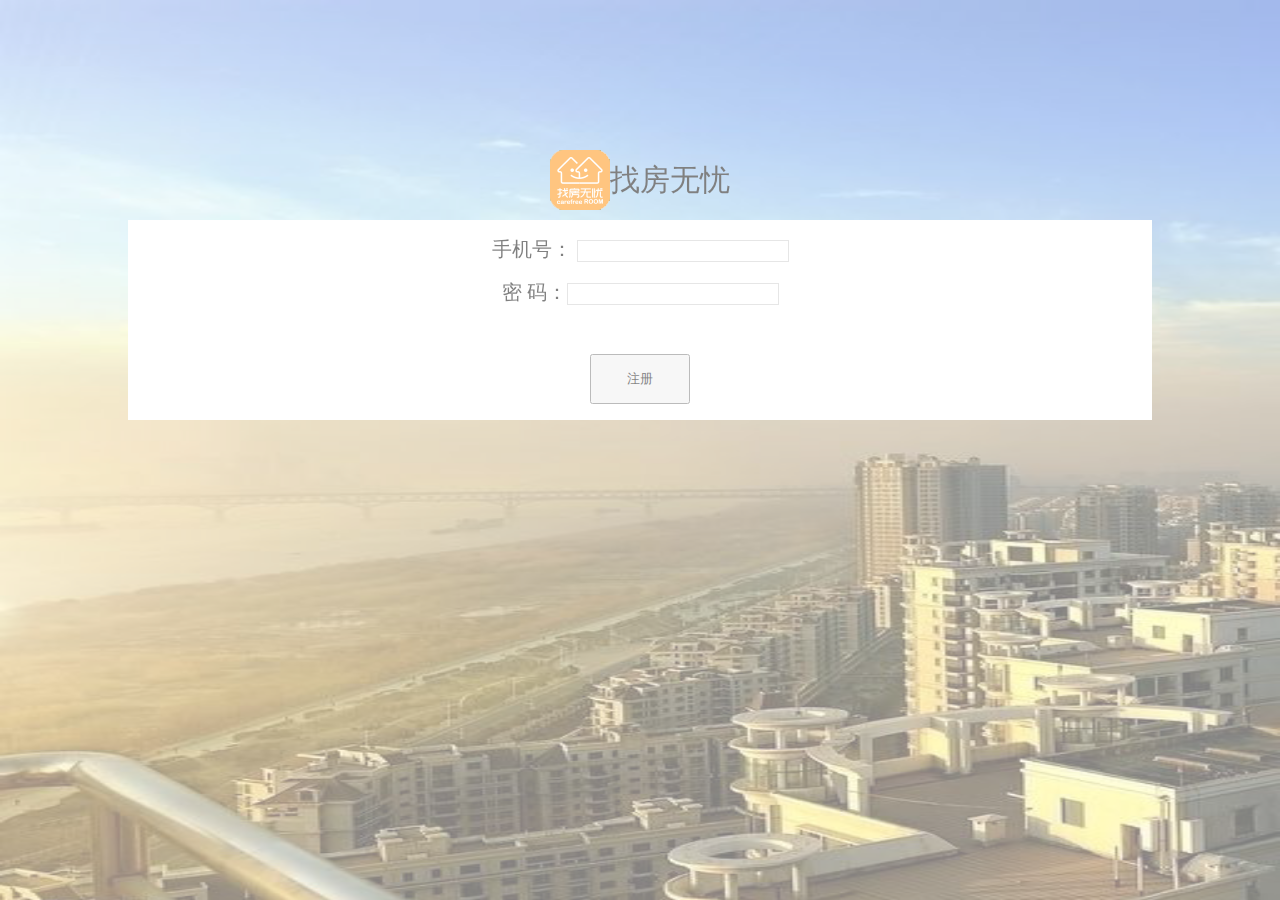
<file: 练习1：找房无忧/zhuce.html>
<!DOCTYPE html>
<html lang="en">
<head>
    <meta charset="UTF-8">
    <meta name="viewport" content="width=device-width, initial-scale=1.0">
    <meta http-equiv="X-UA-Compatible" content="ie=edge">
    <title>Document</title>
</head>
<style>
*{
    margin: 0;padding: 0;
}
.body,html{
    height: 100%;
    opacity: .5;
    background: url(./timg.jpg);
    background-size: 200% 100%;
}
.box{
    height: 200px;
    margin: 10px auto;
    font-size: 20px;
    width: 80%;
    background-color: #fff;
    text-align: center;
}
input{
    border: 1px solid #ccc;
    width: 210px;
    height: 20px;
    margin-top: 20px;
}
button{
    position: relative;
    top:-20px;
    width: 100px;
    height: 50px;
}
.logo{
    margin-top: 150px;
    display: flex;
    justify-content: center;
    align-items: center;
    font-size: 30px;
}
</style>
<body>
    <div class="logo">
        <img src="./素材/image/index/download.png" alt="">
        <span>找房无忧</span>
    </div>
    <div class="box">
        <div class="box1">
            <p> <span>手机号：</span> <input class="one" type="text"> </p>
            <p> <span>密&nbsp;码：</span><input class="two" type="password"></p>
            <br>
            <br>
            <br>
            <button class="btn">注册</button>
        </div>
    </div>
</body>

<script src="./素材/js/zepto.js"></script>
<script src="./素材/js/rem.js"></script>
<script>
    $('.btn').tap(function(){
        
    $.ajax({
        url:'https://www.apiopen.top/createUser',
        type:'GET',
        dataType:'json',
        data:{
            key:'00d91e8e0cca2b76f515926a36db68f5',
            iphone:$('.one').val(),
            passwd:$('.two').val()
        },
        success:function(date){
            console.log(date)
        },
        error:function(){
    
        }
        
    })
    })
</script>
</html>
</file>
<file: 练习1：找房无忧/css/index.css>
.banner {
    width: 100%;
    height: 2.24rem;
    background: url("../image/index/banner.png") 0 0 no-repeat;
    -webkit-background-size: cover;
    background-size: cover;
    position: relative;
}

.banner form {
    position: absolute;
    bottom: 0.1rem;
    left: 0.15rem;
}

.banner form .icon {
    position: absolute;
    left: 0.1rem;
    bottom: 0.09rem;
    width: 0.165rem;
    height: 0.165rem;
    background: url("../image/index/seach.jpg") 0 center no-repeat;
    background-size: cover;
    z-index: 2;
}

.search {
    width: 2.89rem;
    height: 0.35rem;
    border-radius: 6px;
    box-shadow: inset 3px 3px rgba(204, 204, 204, 0.39), 3px 3px rgba(204, 204, 204, 0.39);
    padding-left: 0.33rem;
}

.navList {

}

.navList ul {
    height: 1.1rem;
    background: #ff8a00;
    font-size: 0.12rem;
    display: flex;
    justify-content: space-around;
}

.navList ul li {
    width: 0.55rem;
    height: 0.54rem;
    margin-top: 0.18rem;

}

.navList ul a {
    color: #fff;
    width: 0.55rem;
    height: 0.54rem;
    display: inline-block;
    padding-top: 0.6rem;
    box-sizing: border-box;
    text-align: center;
}

.navList ul li:nth-of-type(1) a {
    background: url("../image/index/index_03.png") 0 0 no-repeat;
    background-size: contain;
}

.navList ul li:nth-of-type(2) a {
    background: url("../image/index/index_05.png") 0 0 no-repeat;
    background-size: contain;
}

.navList ul li:nth-of-type(3) a {
    background: url("../image/index/index_07.png") 0 0 no-repeat;
    background-size: contain;
}

.navList ul li:nth-of-type(4) a {
    background: url("../image/index/index_09.png") 0 0 no-repeat;
    background-size: contain;
}

.banner2 {
    padding: 0.1rem 0;
    background: #f5f5f5;

}

.banner2 img {
    width: 100%;

}

.hotHouse {
    margin-bottom: 0.05rem;
    background: #ffffff;
    border-bottom: 1px solid #e5e5e5;
}

.hotHouse h2 {
    background: #ff8a00;
    font-size: 0.14rem;
    color: #fff;
    padding: 0.1rem 0 0.08rem 0.2rem;

}
.hotHouse h2 strong{
    font-size: 0.18rem;
}
.hotHouse h2 span {
    font-size: 0.09rem;
}

.houseList {
    margin: 0 0.2rem;
}

.houseList li {
    display: flex;
    justify-content: space-between;
    align-items: center;
    padding: 0.2rem 0;
    border-bottom: 1px solid red;
}
.houseList li:last-of-type{
    border-bottom:none;
}
.houseList li .img img{
    width: 0.81rem;
    height: 0.81rem;
}

.houseList li .text h3{
    font-size: 0.18rem;
    width: 1.87rem;
    overflow: hidden;
    white-space: nowrap;
    text-overflow: ellipsis;
}
.houseList li .text p{
    font-size: 0.12rem;
    padding: 0.05rem 0;
    color: #000;
    overflow: hidden;

}
.houseList li .text p:nth-of-type(2){
    color: #8b8b8b;
}
.houseList li .text strong{
    color: #ff8a00;
    float: right;
}
.houseList li .text p:nth-of-type(2) span{
    color: #999999;
    float: right;
}
.houseList li .text p a{
    color: #849aae;
    background: #f4f7f9;
    padding: 0.02rem 0.04rem;
}
.hotAttention{
    background: #ffffff;
    border-top: 1px solid #e5e5e5;

}
.hotAttention ul.title{
    font-size: 0.18rem;
    border-bottom: 1px solid #ff8a00;
    display: flex;
    line-height: 0.54rem;
}
.hotAttention ul.title li{
    flex: 1;
    text-align: center;
}
.hotAttention ul.title .active{
    border-bottom: 1px solid #ff8a00;
}
.hotAttention ul.title .active a{
    color: #ff8a00;
}
.hotAttention .content{
    font-size: 0.12rem;
    display: flex;
}
.hotAttention .content ul{
    flex: 1;
    text-align: left;
    margin: 0.12rem 0 0.12rem 0.2rem;
}
.hotAttention .content ul li{
    line-height: 0.28rem;
}


.download{
    width: 100%;
    height: 0.5rem;
    background: rgba(0,0,0,0.5);
    line-height: 0.5rem;
    position: fixed;
    left: 0;
    bottom: 0;
    display: flex;
    padding-left: 0.2rem;
}
.download .close{
    width: 0.14rem;
    height: 0.15rem;
    position: absolute;
    top: 0;
    left: 0;
}
.downLft{
    display: flex;
    justify-content: space-around;
    flex: 6;
    font-size: 0.12rem;
    color: #fff;
}
.downLft .icon img{
    width: 0.3rem;
    height: 0.3rem;
    margin-top: 0.1rem;
}
.downLft .text{
    margin-top: -0.1rem;
}
.downLft .text p:nth-of-type(1){
    height: 0.18rem;
    font-size: 0.18rem ;
}

.downLft .text p:nth-of-type(2){
     height: 0.12rem;
}

.downRight{
    background: #ff8a00;
    flex: 4;
    line-height:0.5rem ;
    font-size: 0.16rem;
    text-align: center;
}
.downRight a{
    color: #fff;
}
</file>
<file: 练习1：找房无忧/css/sucai.css>
html,body{
    font-size: 100px;
}
.foter{
    position: absolute;
    bottom: 0;
}
*{margin: 0;padding: 0}
.header{
width: 100%;
background-color: #ff8a00 ;
display: flex;
overflow: hidden;
}
.left{
font-size: .1rem;
}
.left img{
margin-left: .1rem;
margin-top: .1rem;
width: 75%;
}
.right{
font-size: .1rem;
margin-left: .4rem;
}
.right img{
margin-top: .1rem;
width: 40%;
}
.foter{
width: 100%;
position: relative;
bottom: 0;
background-color: #2f3130 ;
color:#ccc;
}
.biao_{
width: 100%;
justify-content: center;
display: flex;
}
.biao{
padding: 10px 0;
width:90%;
font-size: .22rem;
border-bottom: 1px solid #cccc;
}
.xia{
font-size: .18rem;
text-align: center;
}
.xia_{
font-size: .12rem;
text-align: center;
}
.main{
padding: .2rem .12rem;
font-size: .2rem;
width: 80%;
display: flex;
flex-direction: row;
justify-content: space-around;
}
.duan{
width: .62rem;
margin-left: -.45rem;
font-size: .15rem;
}
</file>
<file: 练习1：找房无忧/css/shouye.css>
body,html{
    font-size: 100px;
    background-color: rgb(233, 227, 227);
}
.tu{  
    height: 2.4rem;
    background-image: url(../素材/image/index/banner.png);
    background-size: cover;
    position: relative;
    display: flex;
    justify-content: center;
}
.tu_{
    width: 80%;
    height: .3rem;
    position: absolute;
    bottom: 0;
    border: none;
    outline: none;
}
.quan{
    width: 80%;
    border: .01rem solid #ccc;
    height: .3rem;
   position: absolute;
    bottom: 0;
    left: 50%;
    transform : translateX(-50%);
    z-index: 2;
    background-color: #fff;
    border-radius: .67rem;
}
.quan span img{
    width: .25rem;
    height: .25rem;
    position: relative;
    top:-.62rem;
    left: .05rem;
}
.ul_{
    background-color:#e8e7e7cc;
}
.ul_ ul{
    margin: .1rem 0;
    background-color: #ff8a00;
    display: flex;
    flex-flow: nowrap;
    list-style: none;
}
.ul_ ul li{
    margin-left: .1rem;
    padding: .1rem;
    width: 25%;
    font-size: .15rem;
    color:white;
    text-align: center;
}
.ul_ ul li img{
    width: 80%;
}
.tu_tu{
    width: 100%;
}
.tu_tu img{
    width: 100%;
}
.biao_h{
    padding: .1rem 0 .1rem .1rem;
    background-color: #ff8a00;
    display: flex;
    flex-direction: column;
}
.p_{
    color:white;
    font-weight: 800;
    font-size: .24rem;
}
.main_ ul li{
    display: flex;
    border-bottom: .01rem solid red;
}
.left_{
    width: 35%;
    text-align: center;
}
.left_ img{
    width: 70%;
}
.right_{
    width: 65%;
    font-size: .15rem;
    margin-top: .1rem;
}
.right_ h1{
    font-weight: 800;
    font-size: .21rem;
    overflow: hidden;
    width: 90%;
    white-space: nowrap;
    text-overflow: ellipsis;
}
#one{
    overflow: hidden;
}
#one span:nth-of-type(2){
    float: right;
    margin-right: .4rem;
    color: #ff8a00;
    font-weight: 800;
}
#two{
    overflow: hidden;
}
#two span:nth-of-type(2){
    float: right;
    margin-right: .4rem;
    color: rgba(168, 165, 165, 0.8);
}
#three span{
    display: inline-block;
    width: .5rem;
    color: rgb(159, 185, 233);
    background-color: rgba(236, 220, 220, 0.8);
    text-align: center;
    font-size: .12rem;
}
.main_ ul li:nth-of-type(3){
    border-bottom: none;
}
.main_{
    border-bottom: .01rem solid #ccc;
}
.youqing{
    margin-top: .1rem;
    border-top: .01rem solid #ccc;
}
.youqing .s{
    height: 100%;
    
    font-size: .2rem;
    display: flex;
    justify-content: space-around;
    border-bottom: .01rem solid #ff8a00; 
}
.youqing .s p{
     padding: .2rem 0;
}
.youqing .s p:nth-of-type(1){
    border-bottom: .02rem solid #ff8a00; 
    color: #ff8a00;
}
.youqing ul{
    padding: .05rem 0;
    margin: 0 auto;
    width: 80%;
    overflow: hidden;
}
.youqing ul li{
    float: left;
    list-style: none;
    font-size: .15rem;
    width: 50%;
    padding: .1rem 0;
}
.gg{
    height: 50px;
    z-index: 8;
    width: 100%;
    position: fixed;
    bottom: 0;
    display: flex;
}
.gg .lef{
    position: relative;
    flex-grow: 7;
    background: rgba(168, 165, 165, 0.8);
}
.gg .rig{
    text-align: center;
    flex-grow: 1;
    color:white;
    background-color: #ff8a00;
    font-size: 20px;
    padding: 10px;
}
.gg img:nth-of-type(1){
    position: absolute;
    top:0;
}
.gg img:nth-of-type(2){
    position: absolute;
    width: 40px;
    left: 50px;
    top:5px;
}
.lef .bb{
    margin-left: 115px;
    color: #fff;
}
.bb p:nth-of-type(1){
    font-size: 20px;
}
.bb p:nth-of-type(2){
    font-size: 15px;
}
</file>
<file: 练习1：找房无忧/css/liebiao.css>
body,html{
    font-size: 100px;
}
.quan-{
    width: 80%;
    height: .4rem;
    border: .01rem solid #ccc;
    margin: .1rem auto;
    border-radius: .07rem;
    position: relative;
   
}
.kuang{
    width: 2rem;
    height: .3rem;
    border: none;
    border-right: .01rem solid black;
    position: absolute;
    top:.05rem;
    left: .1rem;
}
.quan- span img{
    top:-.01rem;
    position: absolute;
    left: 2.2rem;
}
.daohang{
    width: 100%;
    border:none;
    border-top: .01rem solid #ccc;
    border-bottom: .01rem solid #ccc;
}
.daohang ul{
    font-size: .2rem;
    list-style: none;
    display: flex;
    justify-content: space-around;
    padding: .1rem 0;
}
.daohang ul li:nth-of-type(1){
    color: coral;
    
}
.nei ul li{
    margin: 0 auto;
    width: 90%;
    display: flex;
    border-bottom: .01rem solid red;
}
.left_{
    width: 35%;
    text-align: center;
}
.left_ img{
    width: 70%;
}
.right_{
    width: 65%;
    font-size: .11rem;
    margin-top: .3rem;
}
.right_ h1{
    font-weight: 800;
    font-size: .16rem;
    overflow: hidden;
    width: 90%;
    padding-bottom: .1rem;
    white-space: nowrap;
    text-overflow: ellipsis;
}
#one{
    overflow: hidden;
}
#one span:nth-of-type(2){
    float: right;
    margin-right: .4rem;
    color: #ff8a00;
    font-weight: 800;
}
#two{
    overflow: hidden;
    color: #ccc;
}
#two span:nth-of-type(2){
    padding-bottom: 5px;    
    float: right;
    margin-right: .4rem;
    color:#ff8a00;
}
#three span{
    display: inline-block;
    width: 1.5rem;
    color: #ccc;
    text-align: center;
    font-size: .12rem;
}
.nei ul li:nth-of-type(3){
    border: none;
}
.hide{
    width: 100%;
    height: 300px;
    position: absolute;
    z-index: 2;
    display: flex;
    border-bottom: 1px solid black;
}
.left-{
    display: flex;
    flex-direction: column;
    text-align: center;
    font-size: 20px;
    width: 20%;
    background-color: blue;
}
.left- p:nth-of-type(1){
    padding: 10px;
    background-color: #fff;
}
.left- p:nth-of-type(2){
    flex-grow: 1;
    padding: 10px;
    border-right: 1px solid black;
    background-color: #ccc;
}
.right-{
    background-color: #fff;
    width: 80%;
}
.right- ul{
    overflow: hidden;
    list-style: none;
    font-size: 15px;
    
}
.right- ul li{
    text-align: center;
    float: left;
    width: 50%;
    padding: 10px 0;
}
.hide1{
    border-bottom: 1px solid #ccc;
}
.hide1 ul li:nth-of-type(7){
    border:none;
}
.hide1 ul li{
    list-style: none;
    width: 80%;
    font-size: 15px;
    margin: 0 auto;
    padding: 10px;
    border-bottom: 1px solid #ccc;
}
.hide2{
    border-bottom: 1px solid #ccc;
}
.hide2 ul li:nth-of-type(7){
    border:none;
}
.hide2 ul li{
    list-style: none;
    width: 80%;
    font-size: 15px;
    margin: 0 auto;
    padding: 10px;
    border-bottom: 1px solid #ccc;
}
.btn{
    width: 100%;
    height: 40px;
    background-color: #ff8a00;
    border: none;
}
.hide3 div{
    width: 80%;
    margin: 10px auto;
    font-size: 15px;
    border-bottom: 1px solid #ccc;

}
.TOP{
    padding: 20px 0;
    border-bottom: 1px solid #ccc;

}
.TOP ul{
    display: flex;
    flex-wrap: wrap;
}
.TOP ul li{
    text-align: center;
    width: 20%;
    margin: 5px;
    font-size: 12px;
    border: 1px solid #ccc;
    list-style: none;
}
.di{
    padding: 10px 0;
    font-size: 12px;
    text-align: center;
}
.di .btn2{
    width: 100%;
    background-color: #ff8a00;
    height: 40px;
    border: none;
}
.BOX{
    flex-grow: 1;
    /* align-self: auto; */
    /* width: 100%; */
    background-color: #fff;
    opacity: .3;
}
</file>
<file: 练习1：找房无忧/css/wode.css>
*{margin: 0;padding: 0;}
.box{
    font-size: 15px;
    width: 100%;
    height: 1.9rem;
    background: url(../素材/image/my/bg1.png)center center ;
}
body,html{
    font-size: 1rem;
    background-color: rgb(236, 232, 232);
}
.boxd{
    display: flex;
    justify-content: flex-end;
}
.box1,.box2{
    padding: .1rem;
    color: white;
}
.user{
    margin-left: 50%;
    transform: translateX(-20%)
}
.user p:nth-of-type(1){
    text-align: center;
    width: .92rem;
    overflow: hidden;
}
.user img{
    width: 70%;
   
}
.user p:nth-of-type(2){
    width: .7rem;
    text-align: center;
    color: white;
    font-size: .2rem;
    padding: .05rem .1rem;
    border: .01rem solid white;
}
.xiu{
    margin-top: .1rem;
}
.xiu ul{
    background-color: #fff;
    display: flex;
    overflow: hidden;
    border-bottom: .01rem solid #ccc;
}
.xiu ul span{
    padding: .05rem 0;
    text-align: center;
    width: 20%; 
    font-size: 20px;
}
.xiu ul li{
    padding: .1rem 0;
    list-style: none;
    width: 80%;
    font-size: .2rem;
}
.xiu ul li span{
    
    align-self: auto;
    float: right;
}
</file>
<file: 练习1：找房无忧/css/xiangqing.css>
*{
    margin: 0;padding: 0;
}
.swiper-container{
    width: 100%;
    height: auto;
}
.swiper-slide img{
    width: 100%;
}
.boxd{
    margin: 0 auto;
    border-bottom: 1px solid #ccc;
    overflow: hidden;
    width: 100%;
}
.boxd p:nth-of-type(1){
    font-size: 20px;
    padding: 10px 30px;
}
.boxd p:nth-of-type(2){
    font-size: 15px;
    padding:6px 30px 10px 30px ;
    background: url('../素材/image/SecondHandList/phone.png')  300px 0 no-repeat
}
.boxd span{
    color:red;
}
.boxd p:nth-of-type(3){
    font-size: 15px;
    padding: 0px 30px;
    color:#ccc;
}
.l{
    padding: 17px 30px;
}
.l span{
    display: inline-block;
    width: .5rem;
    color: rgb(159, 185, 233);
    background-color: rgba(236, 220, 220, 0.8);
    text-align: center;
    font-size: .12rem;
}
.box2{
    border-bottom: 1px solid #ccc;
    width: 100%;
    margin: 10px 0;
}
.box2 ul{
    margin: 0 auto;
    width: 80%;
    overflow: hidden;
}
.box2 ul li{
    width: 50%;
    border-bottom: 1px solid #ccc;
    padding: 10px 0;
    float: left;
}
.box2 ul .quan{
    width: 100%;
}
.box2 ul li:nth-of-type(14){
      width: 100%;
    border:none;
    color:#ccc;
    text-align: center;
}
.box2 ul p{
  
   margin: 20px 0;
}
.tese{
    border-bottom: 1px solid #ccc;
    width: 100%;
}h4{
    padding: 10px 35px;
    font-size: 18px;
    color: chocolate;
}
.tese p{
    padding-bottom: 10px;
    line-height: 20px;
    margin: 0 auto;    
    font-size: 12px;
    width: 80%;
    border-bottom: 1px solid #ccc;
}
 .tese a{
     width: 100%;
     text-align: center;
 }
 .tese p:nth-of-type(2){
     text-align: center;
     font-size: 15px;
     color:#ccc;
     padding: 10px;
     border:none;
 }
 .huxing{
    border-bottom: 1px solid #ccc;
     margin: 10px 0;
     border-top: 1px solid #ccc;
 }
 .huxing ul li{
     margin: 0 auto;
     width: 80%;
    display: flex;
    border-bottom: .01rem solid red;
}
.huxing ul li:nth-of-type(2){
    border: none;
}
.left_{
    display: flex;
    justify-content: center;
    align-items: center;
    width: 35%;
    text-align: center;
}
.left_ img{
    width: 100%;
}
.right_{
    width: 65%;
    font-size: .15rem;
    padding: 10px;
}
.huxing .p_{
    margin: 0 auto;
    width: 66%;
    padding: 20px 20px 20px 40px;
    font-size: 20px;
    color: chocolate;
    border-bottom: 1px solid #ccc;
}
.right_ h1{
    font-weight: 800;
    font-size: .17rem;
    overflow: hidden;
    width: 90%;
    white-space: nowrap;
    text-overflow: ellipsis;
}
#one{
    font-size: 10px;
    padding: 10px 0;
}
#three span{
    font-size: 12px;
    padding: 3px 5px;
    background-color: rgb(231, 189, 189);
}
.student{
    width: 100%;
}
.student ul li{
    border-bottom: 1px solid #ccc;
    margin: 0 auto;
    list-style: none;
    width: 80%;
    padding: 10px 0;
}
.student{
    border-bottom: 1px solid #ccc;
     margin: 10px 0;
     border-top: 1px solid #ccc;
 }
.student ul li:nth-of-type(1){
    font-size: 20px;
    font-weight: 600;
}
.student ul li span{
    color: #ccc;
}
.student ul li:nth-of-type(7){
    font-size: 15px;
    text-align: center;
    border: none;
}
.map{
    border-bottom: 1px solid #ccc;
     margin: 20px 0;
     border-top: 1px solid #ccc;
}
.map p{
    border-bottom: 1px solid #ccc;
    margin: 0 auto;
    width: 80%;
    font-weight: 600;
    padding: 10px;
    font-size: 20px;
}

#allmap {
     width: 80%;
    height: 200px;
    border: 1px solid #ccc;
    margin: 30px auto;
    overflow: hidden;
    margin:20px auto;
    font-family:"微软雅黑";
}
    .over{
        border-bottom: 1px solid #ccc;
        margin: 20px 0;
        border-top: 1px solid #ccc;
    }
    .over ul li{
        display: flex;
        border-bottom: .01rem solid red;
    }
    .left_{
        width: 35%;
        text-align: center;
    }
    .left_ img{
        width: 70%;
    }
    .right_{
        width: 65%;
        font-size: .15rem;
        margin-top: .1rem;
    }
    /* .right_ h1{
        font-weight: 800;
        font-size: .21rem;
        overflow: hidden;
        width: 90%;
        white-space: nowrap;
        text-overflow: ellipsis;
    } */
    #four{
        overflow: hidden;
        font-size: 15px;
    }
    #four span:nth-of-type(2){
        float: right;
        margin-right: .4rem;
        color: #ff8a00;
        font-weight: 800;
    }
    #five{
        overflow: hidden;
    }
    #five span:nth-of-type(2){
        float: right;
        margin-right: .4rem;
        color: rgba(168, 165, 165, 0.8);
    }
    #six span{
        display: inline-block;
        width: .5rem;
        color: rgb(159, 185, 233);
        background-color: rgba(236, 220, 220, 0.8);
        text-align: center;
        font-size: .12rem;
    }
    .over ul li:nth-of-type(3){
        border-bottom: none;
    }
    .over{
        border-bottom: .01rem solid #ccc;
    }
    .over ul li:nth-of-type(2){
        border: none;
    }
</file>
